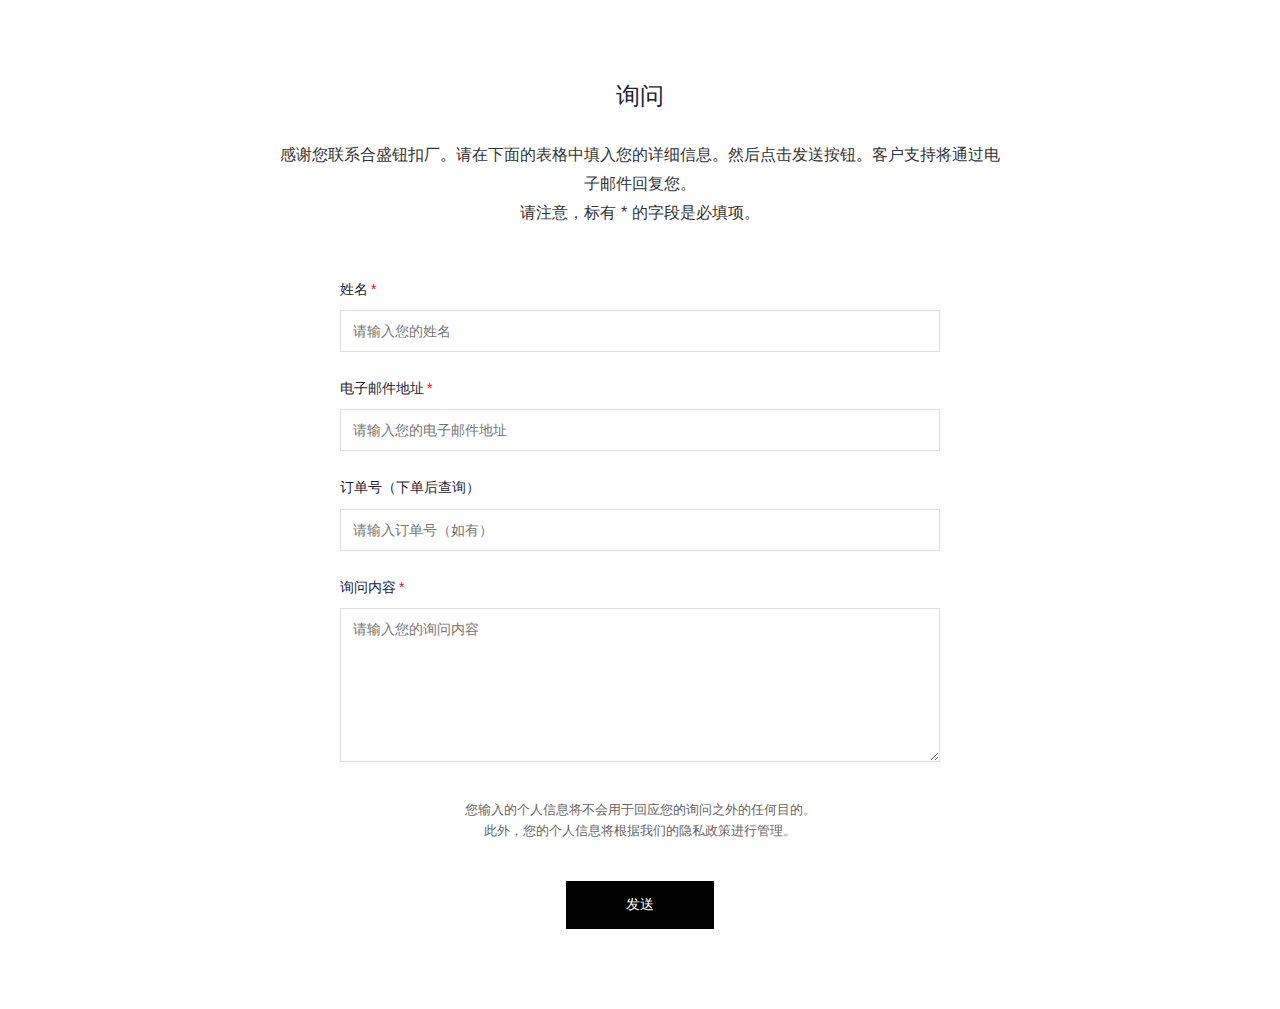
<file: contact.html>
<!DOCTYPE HTML>
<html lang="zh">
<head>
    <meta charset="utf-8" />
    <title>询问 | 合盛钮扣厂</title>
    <meta name="viewport" content="width=device-width, initial-scale=1" />
    <meta name="description" content="合盛钮扣厂-联系我们" />
    <link rel="stylesheet" href="assets/css/main.css" />
    <link rel="stylesheet" href="assets/css/about.css" />
</head>
<body>
    <div class="contact-wrapper">
        <div class="contact-container">
            <h1 class="contact-title">询问</h1>
            <p class="contact-description">
                感谢您联系合盛钮扣厂。请在下面的表格中填入您的详细信息。然后点击发送按钮。客户支持将通过电子邮件回复您。<br>
                请注意，标有 * 的字段是必填项。
            </p>

            <form class="contact-form" id="contactForm">
                <div class="form-group">
                    <label>姓名<span class="required">*</span></label>
                    <input type="text" required placeholder="请输入您的姓名" title="请输入您的姓名">
                </div>

                <div class="form-group">
                    <label>电子邮件地址<span class="required">*</span></label>
                    <input type="email" required placeholder="请输入您的电子邮件地址" title="请输入您的电子邮件地址">
                </div>

                <div class="form-group">
                    <label>订单号（下单后查询）</label>
                    <input type="text" placeholder="请输入订单号（如有）" title="请输入订单号（如有）">
                </div>

                <div class="form-group">
                    <label>询问内容<span class="required">*</span></label>
                    <textarea rows="8" required placeholder="请输入您的询问内容" title="请输入您的询问内容"></textarea>
                </div>

                <div class="form-notice">
                    您输入的个人信息将不会用于回应您的询问之外的任何目的。<br>
                    此外，您的个人信息将根据我们的隐私政策进行管理。
                </div>

                <div class="form-submit">
                    <button type="submit" class="submit-btn">发送</button>
                </div>
            </form>
        </div>
    </div>
</body>
</html>
</file>
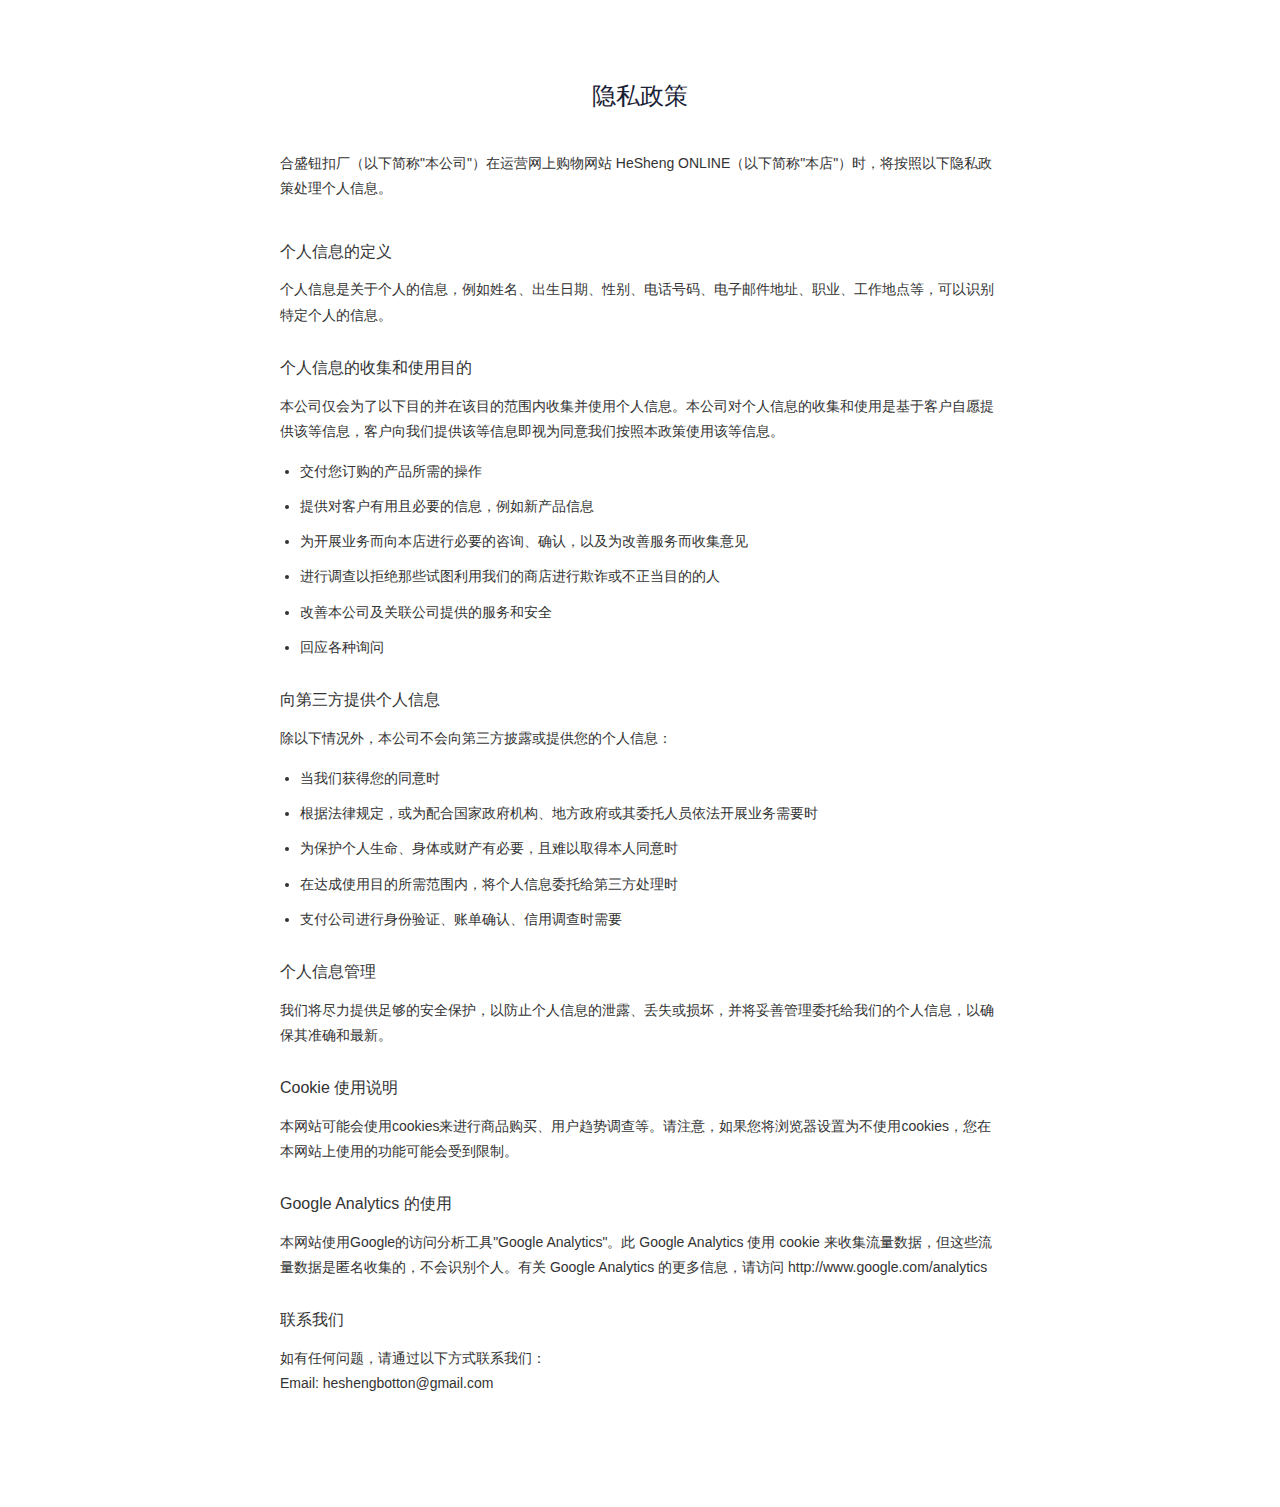
<file: privacy.html>
<!DOCTYPE HTML>
<html lang="zh">
<head>
    <meta charset="utf-8" />
    <title>隐私政策 | 合盛钮扣厂</title>
    <meta name="viewport" content="width=device-width, initial-scale=1" />
    <meta name="description" content="合盛钮扣厂-隐私政策" />
    <link rel="stylesheet" href="assets/css/main.css" />
    <link rel="stylesheet" href="assets/css/about.css" />
</head>
<body>
    <div class="privacy-page">
        <div class="privacy-container">
            <h1 class="privacy-title">隐私政策</h1>
            
            <div class="privacy-content">
                <div class="privacy-intro">
                    合盛钮扣厂（以下简称"本公司"）在运营网上购物网站 HeSheng ONLINE（以下简称"本店"）时，将按照以下隐私政策处理个人信息。
                </div>

                <div class="privacy-section">
                    <h2>个人信息的定义</h2>
                    <p>个人信息是关于个人的信息，例如姓名、出生日期、性别、电话号码、电子邮件地址、职业、工作地点等，可以识别特定个人的信息。</p>
                </div>

                <div class="privacy-section">
                    <h2>个人信息的收集和使用目的</h2>
                    <p>本公司仅会为了以下目的并在该目的范围内收集并使用个人信息。本公司对个人信息的收集和使用是基于客户自愿提供该等信息，客户向我们提供该等信息即视为同意我们按照本政策使用该等信息。</p>
                    <ul>
                        <li>交付您订购的产品所需的操作</li>
                        <li>提供对客户有用且必要的信息，例如新产品信息</li>
                        <li>为开展业务而向本店进行必要的咨询、确认，以及为改善服务而收集意见</li>
                        <li>进行调查以拒绝那些试图利用我们的商店进行欺诈或不正当目的的人</li>
                        <li>改善本公司及关联公司提供的服务和安全</li>
                        <li>回应各种询问</li>
                    </ul>
                </div>

                <div class="privacy-section">
                    <h2>向第三方提供个人信息</h2>
                    <p>除以下情况外，本公司不会向第三方披露或提供您的个人信息：</p>
                    <ul>
                        <li>当我们获得您的同意时</li>
                        <li>根据法律规定，或为配合国家政府机构、地方政府或其委托人员依法开展业务需要时</li>
                        <li>为保护个人生命、身体或财产有必要，且难以取得本人同意时</li>
                        <li>在达成使用目的所需范围内，将个人信息委托给第三方处理时</li>
                        <li>支付公司进行身份验证、账单确认、信用调查时需要</li>
                    </ul>
                </div>

                <div class="privacy-section">
                    <h2>个人信息管理</h2>
                    <p>我们将尽力提供足够的安全保护，以防止个人信息的泄露、丢失或损坏，并将妥善管理委托给我们的个人信息，以确保其准确和最新。</p>
                </div>

                <div class="privacy-section">
                    <h2>Cookie 使用说明</h2>
                    <p>本网站可能会使用cookies来进行商品购买、用户趋势调查等。请注意，如果您将浏览器设置为不使用cookies，您在本网站上使用的功能可能会受到限制。</p>
                </div>

                <div class="privacy-section">
                    <h2>Google Analytics 的使用</h2>
                    <p>本网站使用Google的访问分析工具"Google Analytics"。此 Google Analytics 使用 cookie 来收集流量数据，但这些流量数据是匿名收集的，不会识别个人。有关 Google Analytics 的更多信息，请访问 http://www.google.com/analytics</p>
                </div>

                <div class="privacy-section">
                    <h2>联系我们</h2>
                    <p>如有任何问题，请通过以下方式联系我们：<br>
                    Email: heshengbotton@gmail.com</p>
                </div>
            </div>
        </div>
    </div>
</body>
</html>
</file>
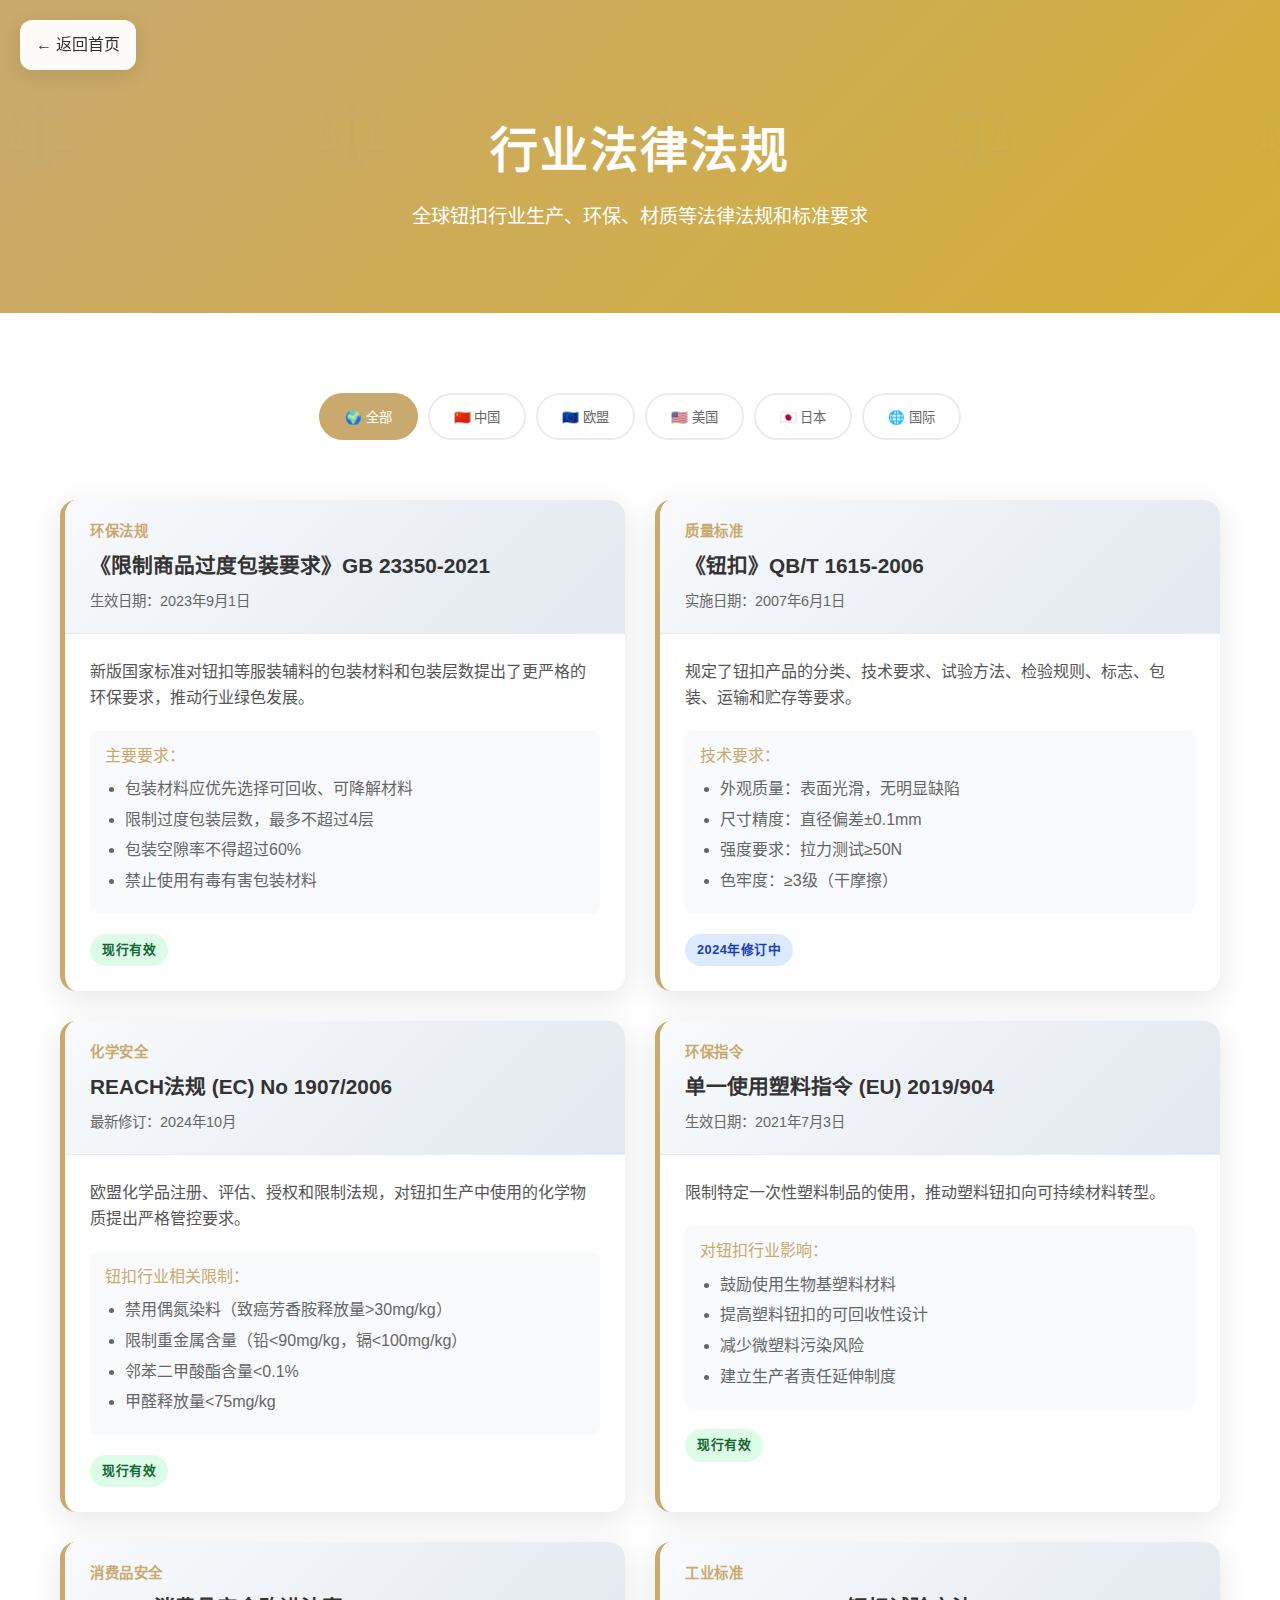
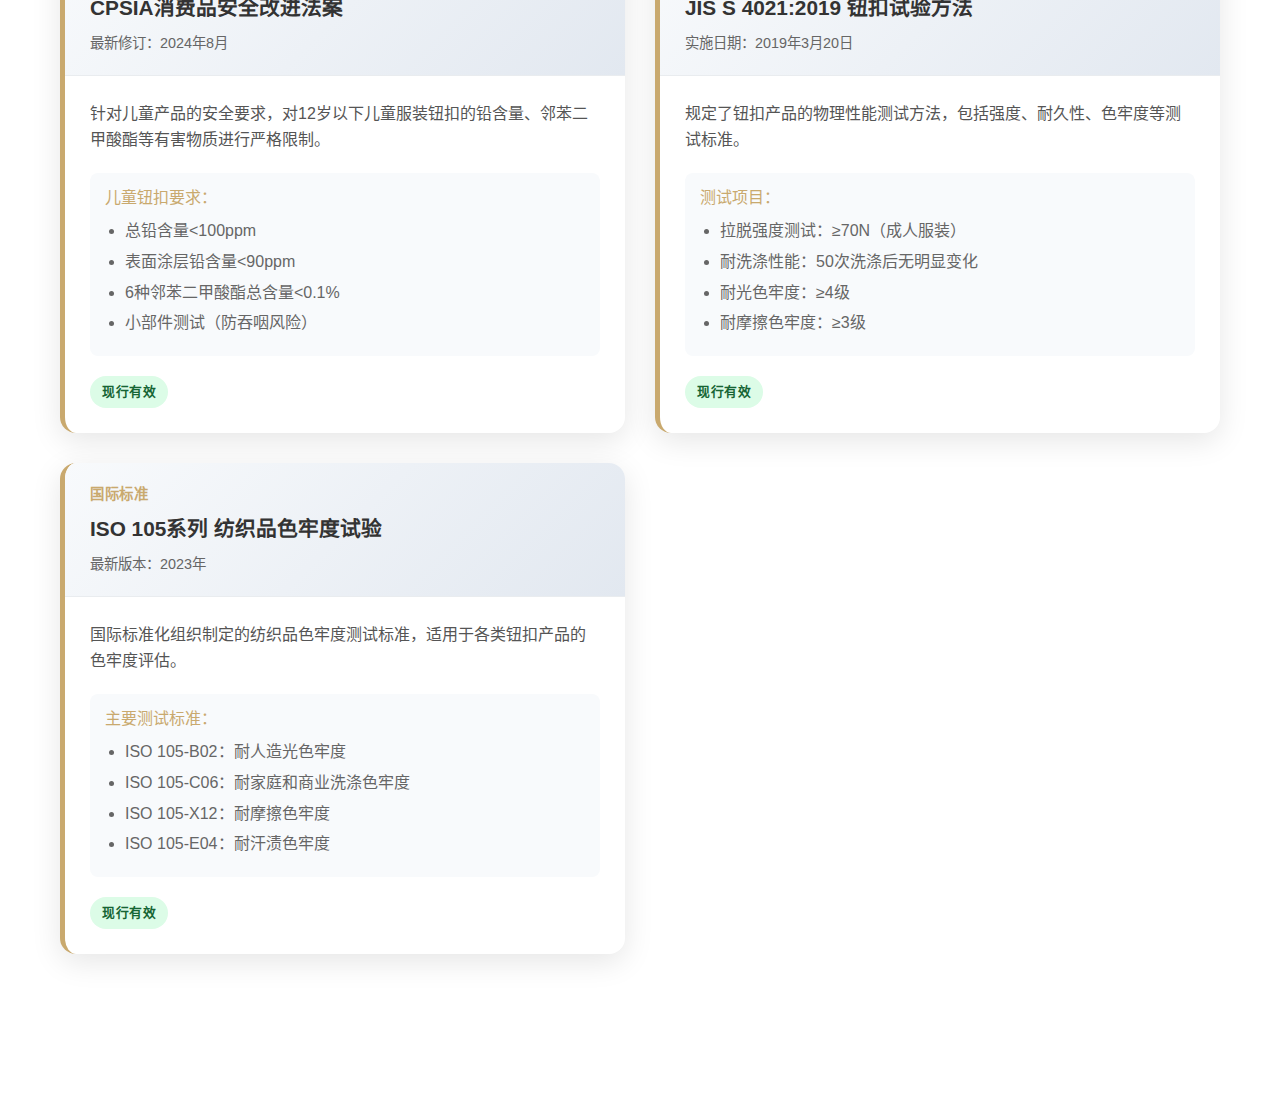
<file: regulations.html>
<!DOCTYPE html>
<html lang="zh-CN">
<head>
    <meta charset="UTF-8">
    <meta name="viewport" content="width=device-width, initial-scale=1.0">
    <title>行业法律 - 合盛钮扣厂</title>
    <link rel="stylesheet" href="assets/css/main.css">
    <style>
        /* 法律法规页面专用样式 - 与主页色调统一 */
        .regulations-hero {
            background: linear-gradient(135deg, #c9a96e 0%, #d4af37 100%);
            color: white;
            padding: 120px 0 80px;
            text-align: center;
            position: relative;
            overflow: hidden;
        }

        .regulations-hero::before {
            content: '';
            position: absolute;
            top: 0;
            left: 0;
            right: 0;
            bottom: 0;
            background: url('data:image/svg+xml,<svg xmlns="http://www.w3.org/2000/svg" viewBox="0 0 100 100"><text y="50" font-size="20" fill="rgba(255,255,255,0.1)">⚖️</text></svg>') repeat;
            opacity: 0.3;
        }

        .regulations-hero h1 {
            font-size: 3rem;
            margin-bottom: 20px;
            font-weight: 700;
            letter-spacing: 2px;
        }

        .regulations-hero p {
            font-size: 1.2rem;
            max-width: 600px;
            margin: 0 auto;
            line-height: 1.6;
        }

        .regulations-content {
            max-width: 1200px;
            margin: 0 auto;
            padding: 80px 20px;
        }

        .country-tabs {
            display: flex;
            justify-content: center;
            gap: 10px;
            margin-bottom: 60px;
            flex-wrap: wrap;
        }

        .country-tab {
            background: white;
            border: 2px solid #e9ecef;
            padding: 12px 24px;
            border-radius: 25px;
            cursor: pointer;
            transition: all 0.3s ease;
            font-weight: 500;
            color: #666;
            display: flex;
            align-items: center;
            gap: 8px;
        }

        .country-tab.active,
        .country-tab:hover {
            background: #c9a96e;
            border-color: #c9a96e;
            color: white;
        }

        .regulations-grid {
            display: grid;
            grid-template-columns: repeat(auto-fit, minmax(400px, 1fr));
            gap: 30px;
            margin-bottom: 60px;
        }

        .regulation-card {
            background: white;
            border-radius: 16px;
            overflow: hidden;
            box-shadow: 0 8px 30px rgba(0, 0, 0, 0.1);
            transition: transform 0.3s ease, box-shadow 0.3s ease;
            border-left: 5px solid #c9a96e;
        }

        .regulation-card:hover {
            transform: translateY(-5px);
            box-shadow: 0 15px 40px rgba(0, 0, 0, 0.15);
        }

        .regulation-header {
            background: linear-gradient(135deg, #f8fafc 0%, #e2e8f0 100%);
            padding: 20px 25px;
            border-bottom: 1px solid #e9ecef;
        }

        .regulation-type {
            color: #c9a96e;
            font-size: 0.9rem;
            font-weight: 600;
            margin-bottom: 8px;
            text-transform: uppercase;
            letter-spacing: 0.5px;
        }

        .regulation-title {
            font-size: 1.3rem;
            color: #333;
            margin-bottom: 10px;
            font-weight: 600;
            line-height: 1.4;
        }

        .regulation-date {
            color: #666;
            font-size: 0.9rem;
        }

        .regulation-content {
            padding: 25px;
        }

        .regulation-summary {
            color: #555;
            line-height: 1.6;
            margin-bottom: 20px;
        }

        .regulation-details {
            background: #f8fafc;
            padding: 15px;
            border-radius: 8px;
            margin-bottom: 20px;
        }

        .regulation-details h4 {
            color: #c9a96e;
            margin-bottom: 10px;
            font-size: 1rem;
        }

        .regulation-details ul {
            margin: 0;
            padding-left: 20px;
            color: #666;
        }

        .regulation-details li {
            margin-bottom: 5px;
        }

        .compliance-status {
            display: inline-block;
            padding: 6px 12px;
            border-radius: 20px;
            font-size: 0.8rem;
            font-weight: 600;
            text-transform: uppercase;
            letter-spacing: 0.5px;
        }

        .status-active {
            background: #dcfce7;
            color: #166534;
        }

        .status-pending {
            background: #fef3c7;
            color: #92400e;
        }

        .status-updated {
            background: #dbeafe;
            color: #1e40af;
        }

        .back-button {
            position: fixed;
            top: 20px;
            left: 20px;
            background: rgba(255, 255, 255, 0.95);
            border: none;
            padding: 12px 16px;
            border-radius: 12px;
            cursor: pointer;
            box-shadow: 0 4px 20px rgba(0, 0, 0, 0.1);
            transition: all 0.3s ease;
            z-index: 1000;
            text-decoration: none;
            color: #333;
            font-weight: 500;
        }

        .back-button:hover {
            background: #c9a96e;
            color: white;
            transform: translateY(-2px);
        }

        @media (max-width: 768px) {
            .regulations-hero h1 {
                font-size: 2rem;
            }

            .regulations-hero {
                padding: 100px 20px 60px;
            }

            .regulations-content {
                padding: 60px 20px;
            }

            .regulations-grid {
                grid-template-columns: 1fr;
                gap: 20px;
            }

            .country-tabs {
                gap: 8px;
            }

            .country-tab {
                padding: 10px 16px;
                font-size: 0.9rem;
            }

            .regulation-card {
                margin-bottom: 20px;
            }
        }
    </style>
</head>
<body>
    <a href="index.html" class="back-button">← 返回首页</a>

    <section class="regulations-hero">
        <div class="container">
            <h1>行业法律法规</h1>
            <p>全球钮扣行业生产、环保、材质等法律法规和标准要求</p>
        </div>
    </section>

    <div class="regulations-content">
        <div class="country-tabs">
            <button class="country-tab active" data-country="all">🌍 全部</button>
            <button class="country-tab" data-country="china">🇨🇳 中国</button>
            <button class="country-tab" data-country="eu">🇪🇺 欧盟</button>
            <button class="country-tab" data-country="usa">🇺🇸 美国</button>
            <button class="country-tab" data-country="japan">🇯🇵 日本</button>
            <button class="country-tab" data-country="international">🌐 国际</button>
        </div>

        <div class="regulations-grid" id="regulationsGrid">
            <!-- 中国法规 -->
            <article class="regulation-card" data-country="china">
                <div class="regulation-header">
                    <div class="regulation-type">环保法规</div>
                    <h3 class="regulation-title">《限制商品过度包装要求》GB 23350-2021</h3>
                    <div class="regulation-date">生效日期：2023年9月1日</div>
                </div>
                <div class="regulation-content">
                    <p class="regulation-summary">
                        新版国家标准对钮扣等服装辅料的包装材料和包装层数提出了更严格的环保要求，推动行业绿色发展。
                    </p>
                    <div class="regulation-details">
                        <h4>主要要求：</h4>
                        <ul>
                            <li>包装材料应优先选择可回收、可降解材料</li>
                            <li>限制过度包装层数，最多不超过4层</li>
                            <li>包装空隙率不得超过60%</li>
                            <li>禁止使用有毒有害包装材料</li>
                        </ul>
                    </div>
                    <span class="compliance-status status-active">现行有效</span>
                </div>
            </article>

            <article class="regulation-card" data-country="china">
                <div class="regulation-header">
                    <div class="regulation-type">质量标准</div>
                    <h3 class="regulation-title">《钮扣》QB/T 1615-2006</h3>
                    <div class="regulation-date">实施日期：2007年6月1日</div>
                </div>
                <div class="regulation-content">
                    <p class="regulation-summary">
                        规定了钮扣产品的分类、技术要求、试验方法、检验规则、标志、包装、运输和贮存等要求。
                    </p>
                    <div class="regulation-details">
                        <h4>技术要求：</h4>
                        <ul>
                            <li>外观质量：表面光滑，无明显缺陷</li>
                            <li>尺寸精度：直径偏差±0.1mm</li>
                            <li>强度要求：拉力测试&ge;50N</li>
                            <li>色牢度：&ge;3级（干摩擦）</li>
                        </ul>
                    </div>
                    <span class="compliance-status status-updated">2024年修订中</span>
                </div>
            </article>

            <!-- 欧盟法规 -->
            <article class="regulation-card" data-country="eu">
                <div class="regulation-header">
                    <div class="regulation-type">化学安全</div>
                    <h3 class="regulation-title">REACH法规 (EC) No 1907/2006</h3>
                    <div class="regulation-date">最新修订：2024年10月</div>
                </div>
                <div class="regulation-content">
                    <p class="regulation-summary">
                        欧盟化学品注册、评估、授权和限制法规，对钮扣生产中使用的化学物质提出严格管控要求。
                    </p>
                    <div class="regulation-details">
                        <h4>钮扣行业相关限制：</h4>
                        <ul>
                            <li>禁用偶氮染料（致癌芳香胺释放量&gt;30mg/kg）</li>
                            <li>限制重金属含量（铅&lt;90mg/kg，镉&lt;100mg/kg）</li>
                            <li>邻苯二甲酸酯含量&lt;0.1%</li>
                            <li>甲醛释放量&lt;75mg/kg</li>
                        </ul>
                    </div>
                    <span class="compliance-status status-active">现行有效</span>
                </div>
            </article>

            <article class="regulation-card" data-country="eu">
                <div class="regulation-header">
                    <div class="regulation-type">环保指令</div>
                    <h3 class="regulation-title">单一使用塑料指令 (EU) 2019/904</h3>
                    <div class="regulation-date">生效日期：2021年7月3日</div>
                </div>
                <div class="regulation-content">
                    <p class="regulation-summary">
                        限制特定一次性塑料制品的使用，推动塑料钮扣向可持续材料转型。
                    </p>
                    <div class="regulation-details">
                        <h4>对钮扣行业影响：</h4>
                        <ul>
                            <li>鼓励使用生物基塑料材料</li>
                            <li>提高塑料钮扣的可回收性设计</li>
                            <li>减少微塑料污染风险</li>
                            <li>建立生产者责任延伸制度</li>
                        </ul>
                    </div>
                    <span class="compliance-status status-active">现行有效</span>
                </div>
            </article>

            <!-- 美国法规 -->
            <article class="regulation-card" data-country="usa">
                <div class="regulation-header">
                    <div class="regulation-type">消费品安全</div>
                    <h3 class="regulation-title">CPSIA消费品安全改进法案</h3>
                    <div class="regulation-date">最新修订：2024年8月</div>
                </div>
                <div class="regulation-content">
                    <p class="regulation-summary">
                        针对儿童产品的安全要求，对12岁以下儿童服装钮扣的铅含量、邻苯二甲酸酯等有害物质进行严格限制。
                    </p>
                    <div class="regulation-details">
                        <h4>儿童钮扣要求：</h4>
                        <ul>
                            <li>总铅含量&lt;100ppm</li>
                            <li>表面涂层铅含量&lt;90ppm</li>
                            <li>6种邻苯二甲酸酯总含量&lt;0.1%</li>
                            <li>小部件测试（防吞咽风险）</li>
                        </ul>
                    </div>
                    <span class="compliance-status status-active">现行有效</span>
                </div>
            </article>

            <!-- 日本法规 -->
            <article class="regulation-card" data-country="japan">
                <div class="regulation-header">
                    <div class="regulation-type">工业标准</div>
                    <h3 class="regulation-title">JIS S 4021:2019 钮扣试验方法</h3>
                    <div class="regulation-date">实施日期：2019年3月20日</div>
                </div>
                <div class="regulation-content">
                    <p class="regulation-summary">
                        规定了钮扣产品的物理性能测试方法，包括强度、耐久性、色牢度等测试标准。
                    </p>
                    <div class="regulation-details">
                        <h4>测试项目：</h4>
                        <ul>
                            <li>拉脱强度测试：&ge;70N（成人服装）</li>
                            <li>耐洗涤性能：50次洗涤后无明显变化</li>
                            <li>耐光色牢度：&ge;4级</li>
                            <li>耐摩擦色牢度：&ge;3级</li>
                        </ul>
                    </div>
                    <span class="compliance-status status-active">现行有效</span>
                </div>
            </article>

            <!-- 国际标准 -->
            <article class="regulation-card" data-country="international">
                <div class="regulation-header">
                    <div class="regulation-type">国际标准</div>
                    <h3 class="regulation-title">ISO 105系列 纺织品色牢度试验</h3>
                    <div class="regulation-date">最新版本：2023年</div>
                </div>
                <div class="regulation-content">
                    <p class="regulation-summary">
                        国际标准化组织制定的纺织品色牢度测试标准，适用于各类钮扣产品的色牢度评估。
                    </p>
                    <div class="regulation-details">
                        <h4>主要测试标准：</h4>
                        <ul>
                            <li>ISO 105-B02：耐人造光色牢度</li>
                            <li>ISO 105-C06：耐家庭和商业洗涤色牢度</li>
                            <li>ISO 105-X12：耐摩擦色牢度</li>
                            <li>ISO 105-E04：耐汗渍色牢度</li>
                        </ul>
                    </div>
                    <span class="compliance-status status-active">现行有效</span>
                </div>
            </article>
        </div>
    </div>

    <script>
        // 国家/地区筛选功能
        document.addEventListener('DOMContentLoaded', function() {
            const countryTabs = document.querySelectorAll('.country-tab');
            const regulationCards = document.querySelectorAll('.regulation-card');

            countryTabs.forEach(tab => {
                tab.addEventListener('click', function() {
                    // 移除所有活跃状态
                    countryTabs.forEach(t => t.classList.remove('active'));
                    // 添加当前按钮的活跃状态
                    this.classList.add('active');

                    const country = this.dataset.country;

                    // 筛选法规卡片
                    regulationCards.forEach(card => {
                        if (country === 'all' || card.dataset.country === country) {
                            card.style.display = 'block';
                            card.style.animation = 'fadeIn 0.5s ease';
                        } else {
                            card.style.display = 'none';
                        }
                    });
                });
            });

            // 添加淡入动画
            const style = document.createElement('style');
            style.textContent = `
                @keyframes fadeIn {
                    from { opacity: 0; transform: translateY(20px); }
                    to { opacity: 1; transform: translateY(0); }
                }
            `;
            document.head.appendChild(style);

            // 页面加载动画
            regulationCards.forEach((card, index) => {
                card.style.opacity = '0';
                card.style.transform = 'translateY(30px)';
                setTimeout(() => {
                    card.style.transition = 'all 0.6s ease';
                    card.style.opacity = '1';
                    card.style.transform = 'translateY(0)';
                }, index * 100);
            });
        });
    </script>
</body>
</html>
</file>
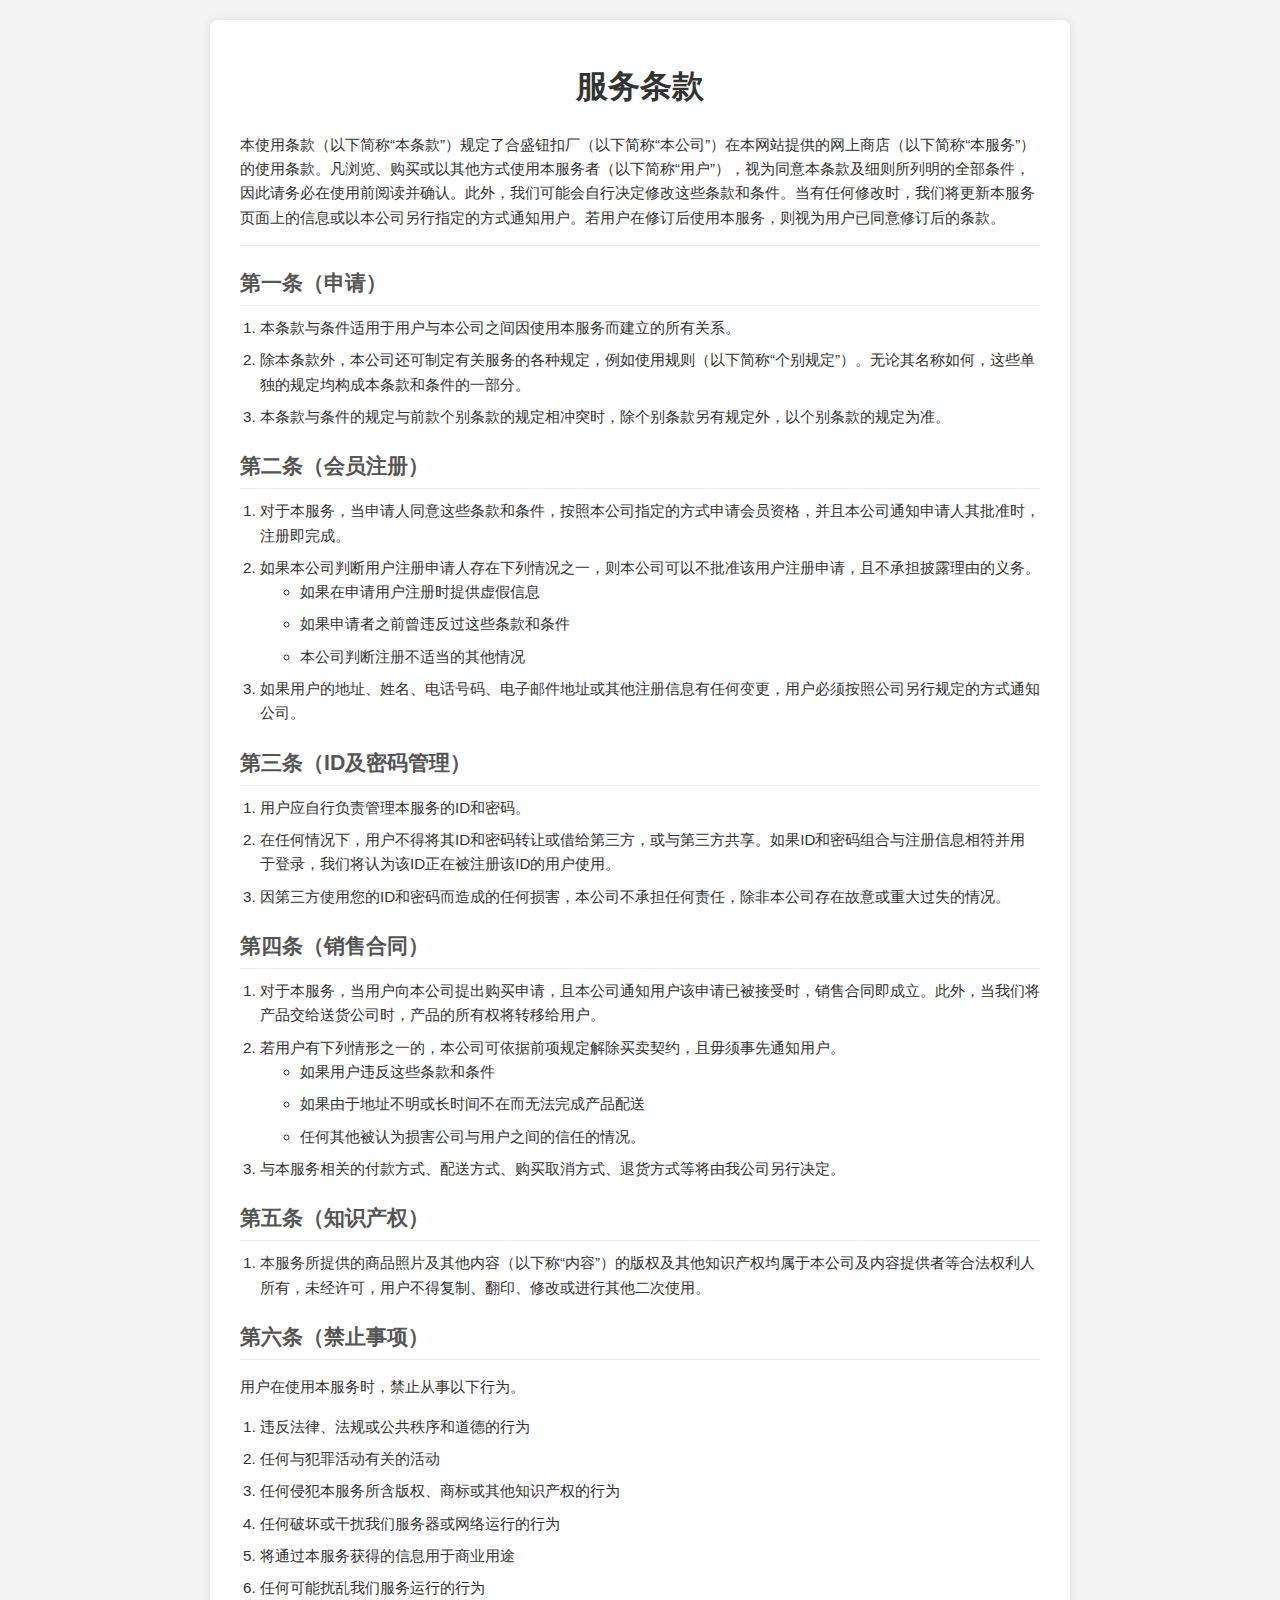
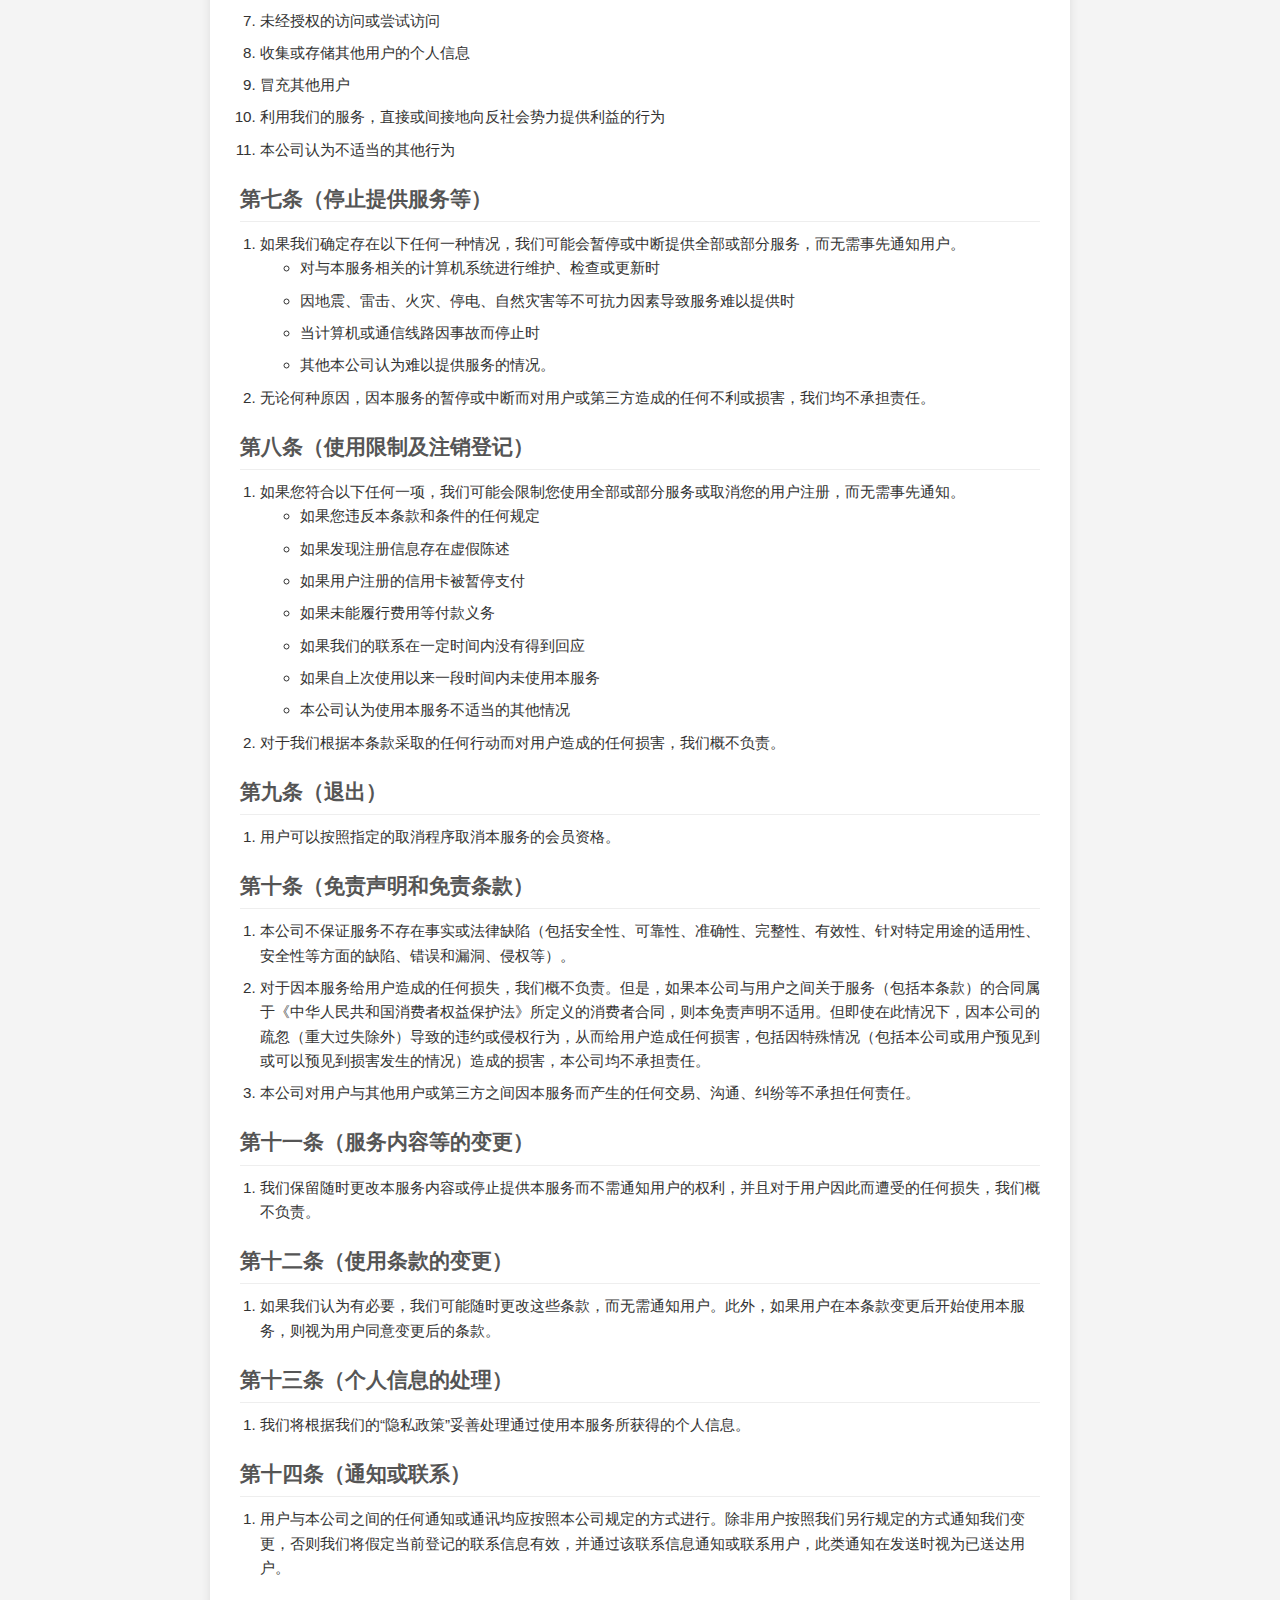
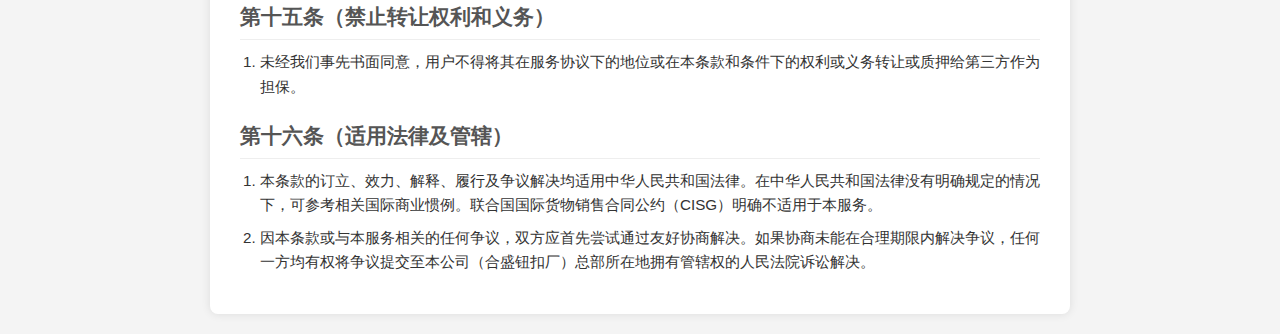
<file: terms.html>
<!DOCTYPE HTML>
<html lang="zh">
<head>
    <meta charset="utf-8" />
    <title>服务条款 | 合盛钮扣厂</title>
    <meta name="viewport" content="width=device-width, initial-scale=1" />
    <meta name="description" content="合盛钮扣厂-服务条款" />
    <style>
        body {
            font-family: Arial, sans-serif;
            line-height: 1.6;
            margin: 0;
            padding: 0;
            background-color: #f4f4f4;
            color: #333;
        }
        .logo-container {
            text-align: center;
            padding: 20px 0;
            background-color: #fff;
            border-bottom: 1px solid #ddd;
        }
        .main-logo {
            max-width: 150px;
            height: auto;
        }
        .terms-page {
            display: flex;
            justify-content: center;
            padding: 20px;
        }
        .terms-container {
            background-color: #fff;
            padding: 20px 30px;
            border-radius: 8px;
            box-shadow: 0 0 10px rgba(0,0,0,0.1);
            max-width: 800px;
            width: 100%;
        }
        .terms-title {
            text-align: center;
            color: #333;
            margin-bottom: 20px;
            font-size: 2em;
        }
        .terms-content {
            font-size: 0.95em;
        }
        .terms-intro {
            margin-bottom: 20px;
            padding-bottom: 15px;
            border-bottom: 1px solid #eee;
        }
        .terms-section {
            margin-bottom: 20px;
        }
        .terms-section h2 {
            font-size: 1.4em;
            color: #555;
            margin-bottom: 10px;
            padding-bottom: 5px;
            border-bottom: 1px solid #eee;
        }
        .terms-section ol {
            padding-left: 20px;
            margin-top: 0;
        }
        .terms-section li {
            margin-bottom: 8px;
        }

        /* 响应式设计 */
        @media (max-width: 768px) {
            .terms-container {
                padding: 15px 20px;
            }
            .terms-title {
                font-size: 1.8em;
            }
            .terms-section h2 {
                font-size: 1.2em;
            }
            .terms-content {
                font-size: 0.9em;
            }
        }
         @media (max-width: 480px) {
            .terms-title {
                font-size: 1.5em;
            }
            .terms-section h2 {
                font-size: 1.1em;
            }
        }
    </style>
</head>
<body>
    <div class="terms-page">
        <div class="terms-container">
            <h1 class="terms-title">服务条款</h1>
            
            <div class="terms-content">
                <div class="terms-intro">
                    本使用条款（以下简称“本条款”）规定了合盛钮扣厂（以下简称“本公司”）在本网站提供的网上商店（以下简称“本服务”）的使用条款。凡浏览、购买或以其他方式使用本服务者（以下简称“用户”），视为同意本条款及细则所列明的全部条件，因此请务必在使用前阅读并确认。此外，我们可能会自行决定修改这些条款和条件。当有任何修改时，我们将更新本服务页面上的信息或以本公司另行指定的方式通知用户。若用户在修订后使用本服务，则视为用户已同意修订后的条款。
                </div>

                <div class="terms-section">
                    <h2>第一条（申请）</h2>
                    <ol>
                        <li>本条款与条件适用于用户与本公司之间因使用本服务而建立的所有关系。</li>
                        <li>除本条款外，本公司还可制定有关服务的各种规定，例如使用规则（以下简称“个别规定”）。无论其名称如何，这些单独的规定均构成本条款和条件的一部分。</li>
                        <li>本条款与条件的规定与前款个别条款的规定相冲突时，除个别条款另有规定外，以个别条款的规定为准。</li>
                    </ol>
                </div>

                <div class="terms-section">
                    <h2>第二条（会员注册）</h2>
                    <ol>
                        <li>对于本服务，当申请人同意这些条款和条件，按照本公司指定的方式申请会员资格，并且本公司通知申请人其批准时，注册即完成。</li>
                        <li>如果本公司判断用户注册申请人存在下列情况之一，则本公司可以不批准该用户注册申请，且不承担披露理由的义务。
                            <ul>
                                <li>如果在申请用户注册时提供虚假信息</li>
                                <li>如果申请者之前曾违反过这些条款和条件</li>
                                <li>本公司判断注册不适当的其他情况</li>
                            </ul>
                        </li>
                        <li>如果用户的地址、姓名、电话号码、电子邮件地址或其他注册信息有任何变更，用户必须按照公司另行规定的方式通知公司。</li>
                    </ol>
                </div>

                <div class="terms-section">
                    <h2>第三条（ID及密码管理）</h2>
                    <ol>
                        <li>用户应自行负责管理本服务的ID和密码。</li>
                        <li>在任何情况下，用户不得将其ID和密码转让或借给第三方，或与第三方共享。如果ID和密码组合与注册信息相符并用于登录，我们将认为该ID正在被注册该ID的用户使用。</li>
                        <li>因第三方使用您的ID和密码而造成的任何损害，本公司不承担任何责任，除非本公司存在故意或重大过失的情况。</li>
                    </ol>
                </div>

                <div class="terms-section">
                    <h2>第四条（销售合同）</h2>
                    <ol>
                        <li>对于本服务，当用户向本公司提出购买申请，且本公司通知用户该申请已被接受时，销售合同即成立。此外，当我们将产品交给送货公司时，产品的所有权将转移给用户。</li>
                        <li>若用户有下列情形之一的，本公司可依据前项规定解除买卖契约，且毋须事先通知用户。
                            <ul>
                                <li>如果用户违反这些条款和条件</li>
                                <li>如果由于地址不明或长时间不在而无法完成产品配送</li>
                                <li>任何其他被认为损害公司与用户之间的信任的情况。</li>
                            </ul>
                        </li>
                        <li>与本服务相关的付款方式、配送方式、购买取消方式、退货方式等将由我公司另行决定。</li>
                    </ol>
                </div>

                <div class="terms-section">
                    <h2>第五条（知识产权）</h2>
                    <ol>
                        <li>本服务所提供的商品照片及其他内容（以下称“内容”）的版权及其他知识产权均属于本公司及内容提供者等合法权利人所有，未经许可，用户不得复制、翻印、修改或进行其他二次使用。</li>
                    </ol>
                </div>

                <div class="terms-section">
                    <h2>第六条（禁止事项）</h2>
                    <p>用户在使用本服务时，禁止从事以下行为。</p>
                    <ol>
                        <li>违反法律、法规或公共秩序和道德的行为</li>
                        <li>任何与犯罪活动有关的活动</li>
                        <li>任何侵犯本服务所含版权、商标或其他知识产权的行为</li>
                        <li>任何破坏或干扰我们服务器或网络运行的行为</li>
                        <li>将通过本服务获得的信息用于商业用途</li>
                        <li>任何可能扰乱我们服务运行的行为</li>
                        <li>未经授权的访问或尝试访问</li>
                        <li>收集或存储其他用户的个人信息</li>
                        <li>冒充其他用户</li>
                        <li>利用我们的服务，直接或间接地向反社会势力提供利益的行为</li>
                        <li>本公司认为不适当的其他行为</li>
                    </ol>
                </div>

                <div class="terms-section">
                    <h2>第七条（停止提供服务等）</h2>
                    <ol>
                        <li>如果我们确定存在以下任何一种情况，我们可能会暂停或中断提供全部或部分服务，而无需事先通知用户。
                            <ul>
                                <li>对与本服务相关的计算机系统进行维护、检查或更新时</li>
                                <li>因地震、雷击、火灾、停电、自然灾害等不可抗力因素导致服务难以提供时</li>
                                <li>当计算机或通信线路因事故而停止时</li>
                                <li>其他本公司认为难以提供服务的情况。</li>
                            </ul>
                        </li>
                        <li>无论何种原因，因本服务的暂停或中断而对用户或第三方造成的任何不利或损害，我们均不承担责任。</li>
                    </ol>
                </div>

                <div class="terms-section">
                    <h2>第八条（使用限制及注销登记）</h2>
                    <ol>
                        <li>如果您符合以下任何一项，我们可能会限制您使用全部或部分服务或取消您的用户注册，而无需事先通知。
                            <ul>
                                <li>如果您违反本条款和条件的任何规定</li>
                                <li>如果发现注册信息存在虚假陈述</li>
                                <li>如果用户注册的信用卡被暂停支付</li>
                                <li>如果未能履行费用等付款义务</li>
                                <li>如果我们的联系在一定时间内没有得到回应</li>
                                <li>如果自上次使用以来一段时间内未使用本服务</li>
                                <li>本公司认为使用本服务不适当的其他情况</li>
                            </ul>
                        </li>
                        <li>对于我们根据本条款采取的任何行动而对用户造成的任何损害，我们概不负责。</li>
                    </ol>
                </div>

                <div class="terms-section">
                    <h2>第九条（退出）</h2>
                    <ol>
                        <li>用户可以按照指定的取消程序取消本服务的会员资格。</li>
                    </ol>
                </div>

                <div class="terms-section">
                    <h2>第十条（免责声明和免责条款）</h2>
                    <ol>
                        <li>本公司不保证服务不存在事实或法律缺陷（包括安全性、可靠性、准确性、完整性、有效性、针对特定用途的适用性、安全性等方面的缺陷、错误和漏洞、侵权等）。</li>
                        <li>对于因本服务给用户造成的任何损失，我们概不负责。但是，如果本公司与用户之间关于服务（包括本条款）的合同属于《中华人民共和国消费者权益保护法》所定义的消费者合同，则本免责声明不适用。但即使在此情况下，因本公司的疏忽（重大过失除外）导致的违约或侵权行为，从而给用户造成任何损害，包括因特殊情况（包括本公司或用户预见到或可以预见到损害发生的情况）造成的损害，本公司均不承担责任。</li>
                        <li>本公司对用户与其他用户或第三方之间因本服务而产生的任何交易、沟通、纠纷等不承担任何责任。</li>
                    </ol>
                </div>
                
                <div class="terms-section">
                    <h2>第十一条（服务内容等的变更）</h2>
                    <ol>
                        <li>我们保留随时更改本服务内容或停止提供本服务而不需通知用户的权利，并且对于用户因此而遭受的任何损失，我们概不负责。</li>
                    </ol>
                </div>

                <div class="terms-section">
                    <h2>第十二条（使用条款的变更）</h2>
                    <ol>
                        <li>如果我们认为有必要，我们可能随时更改这些条款，而无需通知用户。此外，如果用户在本条款变更后开始使用本服务，则视为用户同意变更后的条款。</li>
                    </ol>
                </div>

                <div class="terms-section">
                    <h2>第十三条（个人信息的处理）</h2>
                    <ol>
                        <li>我们将根据我们的“隐私政策”妥善处理通过使用本服务所获得的个人信息。</li>
                    </ol>
                </div>

                <div class="terms-section">
                    <h2>第十四条（通知或联系）</h2>
                    <ol>
                        <li>用户与本公司之间的任何通知或通讯均应按照本公司规定的方式进行。除非用户按照我们另行规定的方式通知我们变更，否则我们将假定当前登记的联系信息有效，并通过该联系信息通知或联系用户，此类通知在发送时视为已送达用户。</li>
                    </ol>
                </div>

                <div class="terms-section">
                    <h2>第十五条（禁止转让权利和义务）</h2>
                    <ol>
                        <li>未经我们事先书面同意，用户不得将其在服务协议下的地位或在本条款和条件下的权利或义务转让或质押给第三方作为担保。</li>
                    </ol>
                </div>

                <div class="terms-section">
                    <h2>第十六条（适用法律及管辖）</h2>
                    <ol>
                        <li>本条款的订立、效力、解释、履行及争议解决均适用中华人民共和国法律。在中华人民共和国法律没有明确规定的情况下，可参考相关国际商业惯例。联合国国际货物销售合同公约（CISG）明确不适用于本服务。</li>
                        <li>因本条款或与本服务相关的任何争议，双方应首先尝试通过友好协商解决。如果协商未能在合理期限内解决争议，任何一方均有权将争议提交至本公司（合盛钮扣厂）总部所在地拥有管辖权的人民法院诉讼解决。</li>
                    </ol>
                </div>
            </div>
        </div>
    </div>
</body>
</html>
</file>
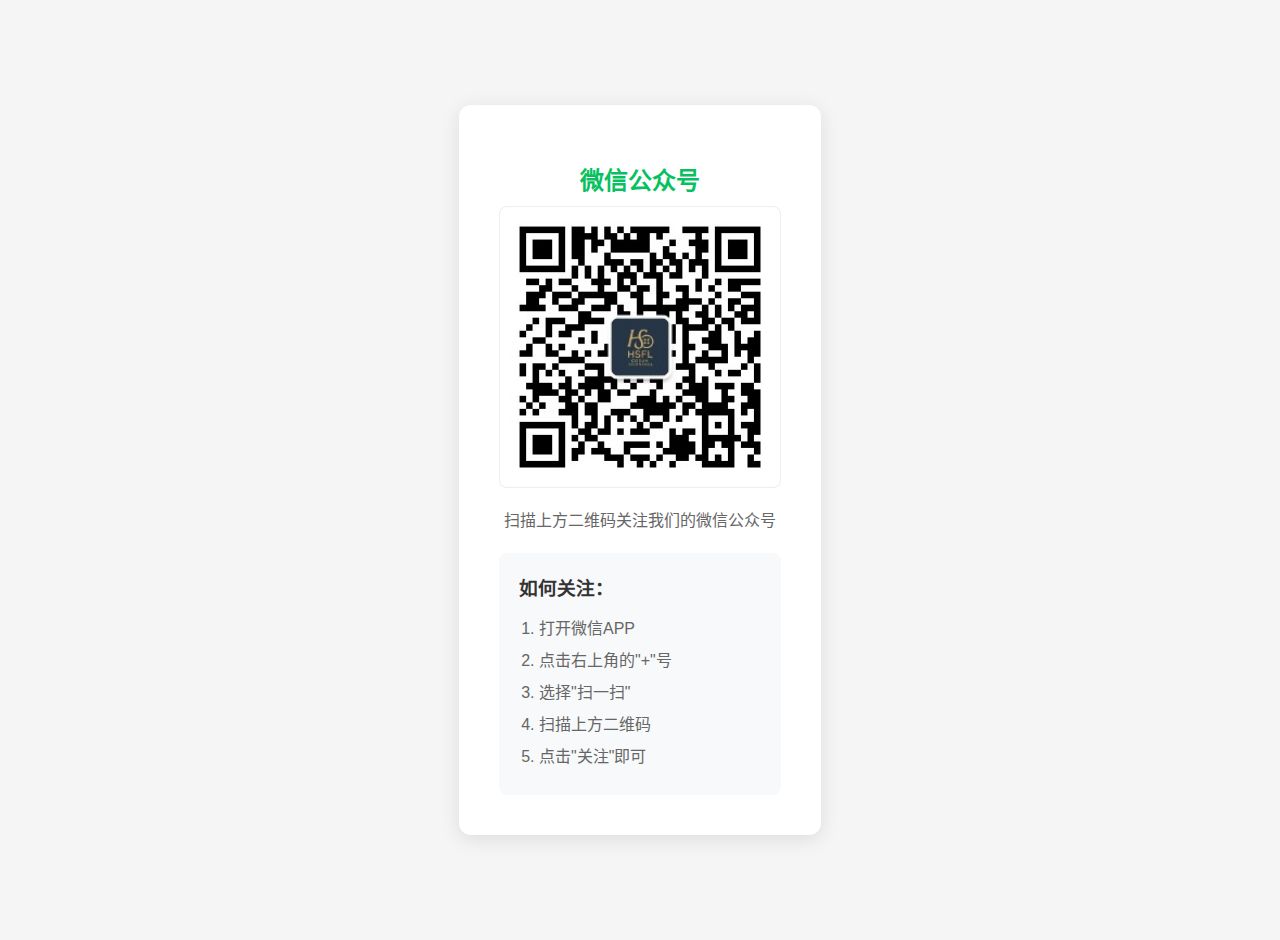
<file: assets/wechat-qr.html>
<!DOCTYPE html>
<html lang="zh-CN">
<head>
    <meta charset="UTF-8">
    <meta name="viewport" content="width=device-width, initial-scale=1.0">
    <title>微信公众号二维码</title>
    <style>
        body {
            margin: 0;
            padding: 20px;
            background: #f5f5f5;
            font-family: -apple-system, BlinkMacSystemFont, 'Segoe UI', Roboto, sans-serif;
            display: flex;
            justify-content: center;
            align-items: center;
            min-height: 100vh;
        }
        .qr-container {
            background: white;
            padding: 40px;
            border-radius: 12px;
            box-shadow: 0 4px 20px rgba(0,0,0,0.1);
            text-align: center;
            max-width: 400px;
        }
        .qr-code {
            width: 280px;
            height: 280px;
            margin: 0 auto 20px;
            border: 1px solid #eee;
            border-radius: 8px;
            background: white;
            display: flex;
            align-items: center;
            justify-content: center;
            font-size: 14px;
            color: #666;
        }
        h1 {
            color: #07c160;
            margin-bottom: 10px;
            font-size: 24px;
        }
        p {
            color: #666;
            margin-bottom: 20px;
            line-height: 1.6;
        }
        .instructions {
            background: #f8f9fa;
            padding: 20px;
            border-radius: 8px;
            margin-top: 20px;
            text-align: left;
        }
        .instructions h3 {
            color: #333;
            margin-top: 0;
            margin-bottom: 15px;
        }
        .instructions ol {
            margin: 0;
            padding-left: 20px;
        }
        .instructions li {
            margin-bottom: 8px;
            color: #666;
        }
    </style>
</head>
<body>
    <div class="qr-container">
        <h1>微信公众号</h1>
        <div class="qr-code">
            <img src="微信公众号二维码.png" alt="微信公众号二维码" width="280" height="280" style="border-radius: 8px; border: 1px solid #eee;">
        </div>
        <p>扫描上方二维码关注我们的微信公众号</p>


        
        <div class="instructions">
            <h3>如何关注：</h3>
            <ol>
                <li>打开微信APP</li>
                <li>点击右上角的"+"号</li>
                <li>选择"扫一扫"</li>
                <li>扫描上方二维码</li>
                <li>点击"关注"即可</li>
            </ol>
        </div>
    </div>
</body>
</html>
</file>
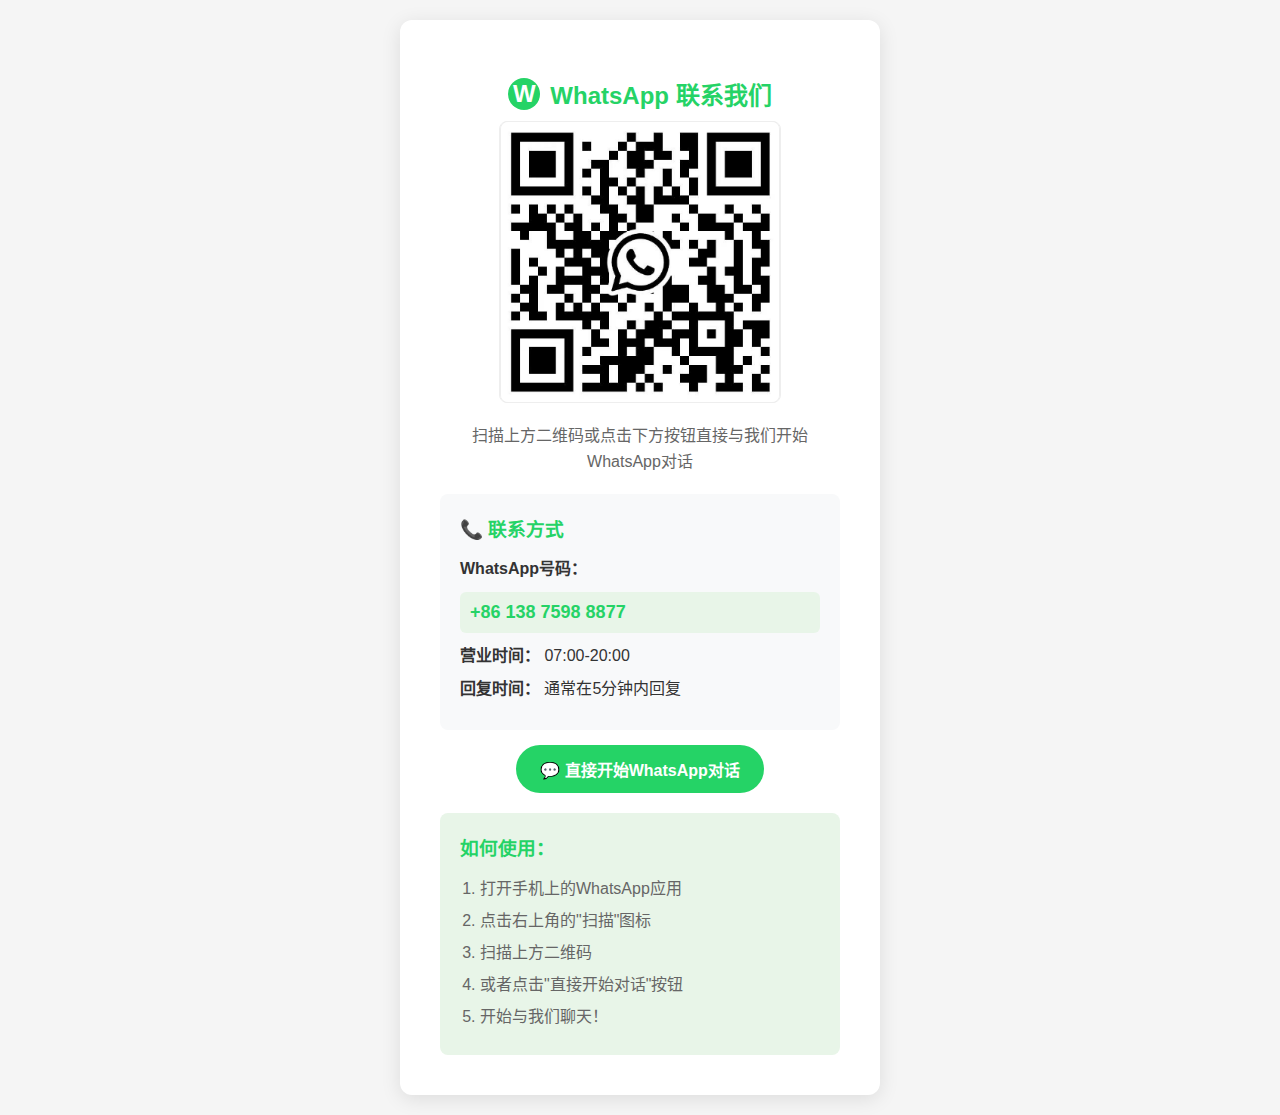
<file: assets/whatsapp-qr.html>
<!DOCTYPE html>
<html lang="zh-CN">
<head>
    <meta charset="UTF-8">
    <meta name="viewport" content="width=device-width, initial-scale=1.0">
    <title>WhatsApp 联系二维码</title>
    <style>
        body {
            margin: 0;
            padding: 20px;
            background: #f5f5f5;
            font-family: -apple-system, BlinkMacSystemFont, 'Segoe UI', Roboto, sans-serif;
            display: flex;
            justify-content: center;
            align-items: center;
            min-height: 100vh;
        }
        .qr-container {
            background: white;
            padding: 40px;
            border-radius: 12px;
            box-shadow: 0 4px 20px rgba(0,0,0,0.1);
            text-align: center;
            max-width: 400px;
        }
        .qr-code {
            width: 280px;
            height: 280px;
            margin: 0 auto 20px;
            border: 1px solid #eee;
            border-radius: 8px;
            background: white;
            display: flex;
            align-items: center;
            justify-content: center;
        }
        h1 {
            color: #25d366;
            margin-bottom: 10px;
            font-size: 24px;
            display: flex;
            align-items: center;
            justify-content: center;
            gap: 10px;
        }
        .whatsapp-icon {
            width: 32px;
            height: 32px;
            background: #25d366;
            border-radius: 50%;
            display: flex;
            align-items: center;
            justify-content: center;
            color: white;
            font-weight: bold;
        }
        p {
            color: #666;
            margin-bottom: 20px;
            line-height: 1.6;
        }
        .contact-info {
            background: #f8f9fa;
            padding: 20px;
            border-radius: 8px;
            margin-top: 20px;
            text-align: left;
        }
        .contact-info h3 {
            color: #25d366;
            margin-top: 0;
            margin-bottom: 15px;
            display: flex;
            align-items: center;
            gap: 8px;
        }
        .contact-info p {
            margin: 8px 0;
            color: #333;
        }
        .phone-number {
            font-size: 18px;
            font-weight: bold;
            color: #25d366;
            background: #e8f5e8;
            padding: 10px;
            border-radius: 6px;
            margin: 10px 0;
        }
        .instructions {
            background: #e8f5e8;
            padding: 20px;
            border-radius: 8px;
            margin-top: 20px;
            text-align: left;
        }
        .instructions h3 {
            color: #25d366;
            margin-top: 0;
            margin-bottom: 15px;
        }
        .instructions ol {
            margin: 0;
            padding-left: 20px;
        }
        .instructions li {
            margin-bottom: 8px;
            color: #666;
        }
        .direct-link {
            background: #25d366;
            color: white;
            padding: 12px 24px;
            border-radius: 25px;
            text-decoration: none;
            display: inline-block;
            margin-top: 15px;
            font-weight: bold;
            transition: background 0.3s ease;
        }
        .direct-link:hover {
            background: #128c7e;
            color: white;
            text-decoration: none;
        }
    </style>
</head>
<body>
    <div class="qr-container">
        <h1>
            <div class="whatsapp-icon">W</div>
            WhatsApp 联系我们
        </h1>
        
        <div class="qr-code">
            <img src="whatapp.png" alt="WhatsApp 联系二维码" width="280" height="280" style="border-radius: 8px; border: 1px solid #eee;">
        </div>
        
        <p>扫描上方二维码或点击下方按钮直接与我们开始WhatsApp对话</p>
        
        <div class="contact-info">
            <h3>📞 联系方式</h3>
            <p><strong>WhatsApp号码：</strong></p>
            <div class="phone-number">+86 138 7598 8877</div>
            <p><strong>营业时间：</strong> 07:00-20:00</p>
            <p><strong>回复时间：</strong> 通常在5分钟内回复</p>
        </div>

        <a href="https://wa.me/8613875988877" class="direct-link" target="_blank" rel="noopener noreferrer">
            💬 直接开始WhatsApp对话
        </a>
        
        <div class="instructions">
            <h3>如何使用：</h3>
            <ol>
                <li>打开手机上的WhatsApp应用</li>
                <li>点击右上角的"扫描"图标</li>
                <li>扫描上方二维码</li>
                <li>或者点击"直接开始对话"按钮</li>
                <li>开始与我们聊天！</li>
            </ol>
        </div>
    </div>
</body>
</html>
</file>
<file: assets/css/main.css>
/* assets/css/main.css */
/* 注意：CSS变量现在统一定义在 theme.css 中 */

/* 重置样式 */
* {
    margin: 0;
    padding: 0;
    box-sizing: border-box;
}

body {
    font-family: -apple-system, BlinkMacSystemFont, 'Segoe UI', Roboto, 'Helvetica Neue', Arial, sans-serif;
    line-height: 1.6;
    color: var(--text-primary);
    background: var(--bg-primary);
}

/* 通用容器 */
.container {
    max-width: 1200px;
    margin: 0 auto;
    padding: 0 20px;
}

/* 基础导航样式 - 详细样式在 index.html 内联样式中定义 */
.nav-container {
    display: flex;
    justify-content: center;
    align-items: center;
    width: 100%;
}

/* 页脚样式 */
.site-footer {
    background: var(--bg-primary);
    border-top: 1px solid var(--border-color);
    padding: 60px 0 20px;
    margin-top: 80px;
}

.footer-content {
    display: grid;
    grid-template-columns: repeat(auto-fit, minmax(250px, 1fr));
    gap: 40px;
}

.footer-section h3 {
    font-size: 1.1rem;
    font-weight: 500;
    margin-bottom: 20px;
    color: var(--text-primary);
}

.footer-section ul {
    list-style: none;
    padding: 0;
}

.footer-section ul li {
    margin-bottom: 10px;
}

.footer-section a {
    color: var(--text-secondary);
    text-decoration: none;
    font-size: 0.9rem;
    transition: color var(--transition-speed);
}

.footer-section a:hover {
    color: var(--primary-color);
}

/* 新闻通讯表单 */
.newsletter-form {
    display: flex;
    gap: 10px;
    margin-top: 10px;
}

.newsletter-form input[type="email"] {
    flex: 1;
    padding: 10px;
    border: 1px solid var(--border-color);
    border-radius: 4px;
    font-size: 0.9rem;
    background: var(--bg-primary);
    color: var(--text-primary);
}

.subscribe-btn {
    padding: 10px 20px;
    background: var(--primary-color);
    color: white;
    border: none;
    border-radius: 4px;
    cursor: pointer;
    font-size: 0.9rem;
    transition: background-color var(--transition-speed);
}

.subscribe-btn:hover {
    background-color: #1a4bcc;
}

/* Logo 和导航栏样式 */
.logo {
    display: flex;
    align-items: center;
    gap: 8px;
    font-weight: 600;
    font-size: 18px;
    color: var(--text-primary);
    font-family: 'Montserrat', 'Noto Sans SC', sans-serif;
    text-decoration: none;
}

.logo-img {
    height: 32px;
    width: 32px;
    border-radius: 50%;
    box-shadow: 0 2px 8px rgba(44,44,44,0.08);
    background: #fff;
    object-fit: cover;
}

.nav-icon {
    height: 18px;
    width: 18px;
    margin-right: 6px;
    vertical-align: middle;
}

/* 响应式设计 */
@media (max-width: 768px) {
    .footer-content {
        grid-template-columns: 1fr;
        gap: 30px;
    }

    .newsletter-form {
        flex-direction: column;
    }

    .nav-container {
        padding: 0 15px;
    }
}

/* 暗色主题特定样式 - 主要变量在 theme.css 中定义 */
[data-theme="dark"] .newsletter-form input[type="email"] {
    background: var(--bg-secondary);
    color: var(--text-primary);
    border-color: var(--border-color);
}

/* 性能优化 */
@media (prefers-reduced-motion: reduce) {
    * {
        transition: none !important;
        animation: none !important;
    }
}

/* 打印样式优化 */
@media print {
    .site-footer,
    .newsletter-form,
    .nav-container {
        display: none;
    }
}

/* 增强的重置样式 */
html {
    scroll-behavior: smooth;
    font-size: 16px;
}

/* 更新body样式以合并重复定义 */
body {
    font-family: 'Montserrat', 'Noto Sans SC', -apple-system, BlinkMacSystemFont, 'Segoe UI', Roboto, 'Helvetica Neue', Arial, sans-serif;
    line-height: 1.6;
    color: var(--text-primary);
    background: var(--bg-primary);
    -webkit-font-smoothing: antialiased;
    -moz-osx-font-smoothing: grayscale;
}

/* 更新图片样式 */
img {
    max-width: 100%;
    height: auto;
    display: block;
}

/* 更新链接样式 */
a {
    text-decoration: none;
    color: var(--text-primary);
    transition: color var(--transition-speed) ease;
}

a:hover {
    color: var(--link-color);
}

h1, h2, h3, h4, h5, h6 {
    font-weight: 500; /* 标题默认字重 */
    line-height: 1.3;
    margin-bottom: 0.75rem;
}

/* 2. 辅助类 (Utility Classes) */
.text-center {
    text-align: center;
}

/* 3. Logo 和导航栏 */
.logo-container {
    padding: 20px 0;
    text-align: center;
    border-bottom: 1px solid #eee;
}

/* 移除重复的导航样式 - 主要导航样式在 index.html 中定义 */

#languageToggle {
    background: none;
    border: 1px solid #ccc;
    padding: 8px 12px;
    margin-left: 15px; /* 调整与导航项的间距 */
    cursor: pointer;
    font-family: inherit;
    font-size: 0.85rem;
    text-transform: uppercase;
    transition: background-color 0.3s ease;
}

#languageToggle:hover {
    background-color: #f0f0f0;
}

.mobile-nav-toggle {
    display: none;
    position: fixed;
    top: 15px;
    right: 15px;
    z-index: 1000;
    background: none;
    border: none;
    padding: 10px;
    cursor: pointer;
}

.mobile-nav-toggle span {
    display: block;
    width: 25px;
    height: 2px;
    background: #333;
    margin: 5px 0;
    transition: all 0.3s;
}

/* 当菜单打开时的样式 */
.mobile-nav-toggle.active span:nth-child(1) {
    transform: rotate(45deg) translate(5px, 5px);
}

.mobile-nav-toggle.active span:nth-child(2) {
    opacity: 0;
}

.mobile-nav-toggle.active span:nth-child(3) {
    transform: rotate(-45deg) translate(5px, -5px);
}

/* 移动端导航样式已在 index.html 中定义，避免重复 */


/* 4. 全屏轮播 (Swiper) */
.main-slider {
    width: 100%;
    height: 60vh; /* 调整轮播图高度，例如视口高度的60% */
    min-height: 400px; /* 最小高度 */
    max-height: 700px; /* 最大高度 */
}

.swiper-slide {
    text-align: center;
    font-size: 18px;
    background: #fff;
    display: flex;
    justify-content: center;
    align-items: center;
    position: relative; /* 为了定位文字说明 */
}

.swiper-slide img {
    width: 100%;
    height: 100%;
    object-fit: cover;
    display: block;
}

.slide-caption {
    position: absolute;
    bottom: 10%; /* 调整文字位置 */
    left: 50%;
    transform: translateX(-50%);
    color: #fff;
    background-color: rgba(0, 0, 0, 0.5); /* 半透明背景 */
    padding: 15px 30px;
    border-radius: 4px;
    text-align: center;
}

.slide-caption h2 {
    font-size: 1.8rem;
    margin-bottom: 0.5rem;
    font-weight: 700;
}

.slide-caption p {
    font-size: 1rem;
    margin-bottom: 0;
}

/* Swiper 导航按钮和分页器颜色调整 */
.swiper-button-next,
.swiper-button-prev {
    color: #ffffff; /* 箭头颜色 */
    background-color: rgba(0,0,0,0.3); /* 箭头背景 */
    padding: 10px;
    border-radius: 50%;
    width: 44px; /* 确保背景区域足够 */
    height: 44px;
}
.swiper-button-next::after,
.swiper-button-prev::after {
    font-size: 20px; /* 箭头图标大小 */
}


.swiper-pagination-bullet {
    background: rgba(255,255,255,0.7); /* 分页器点点默认颜色 */
    opacity: 0.8;
}

.swiper-pagination-bullet-active {
    background: #ffffff; /* 当前激活的点点颜色 */
    opacity: 1;
}


/* 5. Section 标题样式 */
.section-title {
    font-size: 2rem;
    font-weight: 700;
    text-align: center;
    margin-top: 60px; /* 模块间距 */
    margin-bottom: 10px; /* 主副标题间距 */
    color: #222;
}

.section-subtitle {
    font-size: 1rem;
    text-align: center;
    color: #777;
    margin-bottom: 40px; /* 副标题与内容间距 */
    text-transform: uppercase;
    letter-spacing: 1px;
}

/* 6. Gallery Section (PICK UP, NEW PRODUCT, GALLERY) - 优化版 */
.gallery-section {
    padding: 60px 0;
    overflow: hidden;
    position: relative;
}

/* 使用CSS Grid布局，确保响应式设计 */
.gallery-grid {
    display: grid;
    grid-template-columns: repeat(auto-fit, minmax(280px, 1fr));
    gap: 24px;
    padding: 0 20px;
    max-width: 1400px;
    margin: 0 auto;
    align-items: start; /* 防止卡片高度不一致时的对齐问题 */
}

/* 优化的gallery-item样式 */
.gallery-item {
    background: #fff;
    border-radius: 12px;
    overflow: hidden;
    box-shadow: 0 4px 20px rgba(0,0,0,0.08);
    transition: all 0.4s cubic-bezier(0.4, 0, 0.2, 1);
    position: relative;
    height: fit-content;
    will-change: transform; /* GPU加速 */
}

.gallery-item:hover {
    transform: translateY(-8px) scale(1.02);
    box-shadow: 0 12px 40px rgba(0,0,0,0.15);
}

/* 图片容器 - 统一尺寸标准化 */
.gallery-item .image-container {
    position: relative;
    width: 100%;
    aspect-ratio: 4 / 3; /* 统一16:9宽高比 */
    overflow: hidden;
    background: #f5f5f5;
}

/* 优化的图片样式 - 防止变形 */
.gallery-item img {
    width: 100%;
    height: 100%;
    object-fit: cover; /* 保持比例，裁剪多余部分 */
    object-position: center; /* 居中显示 */
    display: block;
    transition: transform 0.4s ease;
    will-change: transform;
}

.gallery-item:hover img {
    transform: scale(1.05); /* 悬停时轻微放大 */
}

/* 图片加载动画和懒加载优化 */
.gallery-item img.lazy {
    opacity: 0;
    transform: scale(0.95);
    transition: opacity 0.6s ease, transform 0.6s ease;
}

.gallery-item img.loaded,
.gallery-item img {
    opacity: 1;
    transform: scale(1);
}

/* 图片加载失败时的占位符 */
.gallery-item img[src=""],
.gallery-item img:not([src]) {
    background: linear-gradient(45deg, #f0f0f0 25%, transparent 25%),
                linear-gradient(-45deg, #f0f0f0 25%, transparent 25%),
                linear-gradient(45deg, transparent 75%, #f0f0f0 75%),
                linear-gradient(-45deg, transparent 75%, #f0f0f0 75%);
    background-size: 20px 20px;
    background-position: 0 0, 0 10px, 10px -10px, -10px 0px;
    animation: loading-shimmer 1.5s infinite linear;
}

@keyframes loading-shimmer {
    0% { background-position: 0 0, 0 10px, 10px -10px, -10px 0px; }
    100% { background-position: 20px 20px, 20px 30px, 30px 10px, 10px 20px; }
}

/* 高分辨率屏幕优化 */
@media (-webkit-min-device-pixel-ratio: 2), (min-resolution: 192dpi) {
    .gallery-item img {
        image-rendering: -webkit-optimize-contrast;
        image-rendering: crisp-edges;
    }
}

/* 内容区域优化 */
.gallery-item .item-content {
    padding: 20px;
    background: #fff;
    position: relative;
    min-height: 80px; /* 确保内容区域最小高度 */
    display: flex;
    flex-direction: column;
    justify-content: space-between;
}

/* 标题样式优化 */
.gallery-item h3 {
    font-size: 1.2rem;
    font-weight: 600;
    margin-bottom: 8px;
    color: #2c2c2c;
    line-height: 1.3;
    letter-spacing: 0.5px;
    transition: color 0.3s ease;
}

/* 描述文字优化 */
.gallery-item p {
    font-size: 0.95rem;
    color: #666;
    line-height: 1.6;
    margin: 0;
    opacity: 0.9;
    transition: all 0.3s ease;
}

/* 悬停状态优化 */
.gallery-item:hover h3 {
    color: #c9a96e; /* 金色主题色 */
}

.gallery-item:hover p {
    color: #555;
    opacity: 1;
}

/* ---- 针对 "精工智造" (#gallery) 的特殊样式 ---- */
#gallery .gallery-grid {
    grid-template-columns: repeat(auto-fit, minmax(300px, 1fr));
    gap: 30px;
}

#gallery .gallery-item {
    max-width: 400px; /* 限制最大宽度 */
    margin: 0 auto; /* 居中对齐 */
}

#gallery .gallery-item .image-container {
    aspect-ratio: 3 / 4; /* 精工智造使用3:4比例，适合长图 */
}

#gallery .gallery-item img {
    object-fit: cover; /* 保持覆盖模式 */
    object-position: center top; /* 从顶部开始显示 */
}

#gallery .gallery-item .item-content {
    padding: 24px 20px;
    text-align: center;
}

#gallery .gallery-item h3 {
    font-size: 1.3rem;
    font-weight: 700;
    color: #2c2c2c;
    margin-bottom: 0;
}
/* ---- 结束 "精工智造" 特殊样式 ---- */


.gallery-more {
    text-align: center;
    margin-top: 30px; /* 与滚动区域的间距 */
}

.more-btn {
    display: inline-block;
    padding: 12px 30px;
    border: 1px solid #333;
    color: #333;
    text-transform: uppercase;
    font-weight: 500;
    letter-spacing: 1px;
    transition: all 0.3s ease;
}

.more-btn:hover {
    background-color: #333;
    color: #fff;
}

/* 8. 响应式设计调整 - 优化版 */

/* 大屏幕 (1200px+) */
@media (min-width: 1200px) {
    .gallery-grid {
        grid-template-columns: repeat(4, 1fr);
        gap: 30px;
        padding: 0 40px;
    }

    #gallery .gallery-grid {
        grid-template-columns: repeat(4, 1fr);
    }
}

/* 中等屏幕 (768px - 1199px) */
@media (max-width: 1199px) and (min-width: 768px) {
    .gallery-grid {
        grid-template-columns: repeat(3, 1fr);
        gap: 24px;
        padding: 0 30px;
    }

    #gallery .gallery-grid {
        grid-template-columns: repeat(3, 1fr);
    }
}

/* 平板端 (480px - 767px) */
@media (max-width: 767px) and (min-width: 480px) {
    .gallery-grid {
        grid-template-columns: repeat(2, 1fr);
        gap: 20px;
        padding: 0 20px;
    }

    .gallery-item .item-content {
        padding: 16px;
    }

    .gallery-item h3 {
        font-size: 1.1rem;
    }

    .gallery-item p {
        font-size: 0.9rem;
    }

    /* 确保精工智造部分在平板上也是固定两列 */
    #gallery .gallery-grid {
        grid-template-columns: repeat(2, 1fr);
        gap: 20px;
    }
    
    #gallery .gallery-item {
        max-width: 100%;
    }
    
    #gallery .gallery-item .image-container {
        aspect-ratio: 3 / 4; /* 保持长图比例 */
    }
}

/* 手机端 (320px - 479px) */
@media (max-width: 479px) {
    .gallery-grid {
        grid-template-columns: 1fr;
        gap: 16px;
        padding: 0 16px;
    }

    .gallery-item {
        max-width: 100%;
    }

    .gallery-item .item-content {
        padding: 14px;
    }

    .gallery-item h3 {
        font-size: 1rem;
        line-height: 1.4;
    }

    .gallery-item p {
        font-size: 0.85rem;
        line-height: 1.5;
    }

    /* 修改精工智造部分为两列显示 */
    #gallery .gallery-grid {
        grid-template-columns: repeat(2, 1fr);
        gap: 12px;
    }

    #gallery .gallery-item {
        max-width: 100%;
        margin: 0;
    }

    #gallery .gallery-item .image-container {
        aspect-ratio: 4 / 3; /* 手机端使用4:3比例 */
    }
    
    #gallery .gallery-item .item-content {
        padding: 12px 8px;
    }
    
    #gallery .gallery-item h3 {
        font-size: 0.9rem;
        line-height: 1.3;
    }
}

@media (max-width: 1024px) {
    .main-slider {
        height: 50vh;
        min-height: 350px;
    }
    .slide-caption h2 {
        font-size: 1.6rem;
    }
    .slide-caption p {
        font-size: 0.9rem;
    }

    .gallery-item {
        width: 260px; /* 在中等屏幕上稍微减小卡片宽度 */
    }
    #gallery .gallery-item {
        width: 240px; /* 合盛出品的卡片也相应调整 */
    }
}

@media (max-width: 768px) {
    /* 导航样式已在 index.html 中定义 */

    .section-title {
        font-size: 1.8rem;
        margin-top: 40px;
    }
    .section-subtitle {
        font-size: 0.9rem;
        margin-bottom: 30px;
    }

    .main-slider {
        height: 45vh;
        min-height: 300px;
    }
    .slide-caption {
        bottom: 8%;
        padding: 10px 20px;
    }
    .slide-caption h2 {
        font-size: 1.4rem;
    }
    .slide-caption p {
        font-size: 0.8rem;
    }
    .swiper-button-next, .swiper-button-prev {
        width: 38px;
        height: 38px;
    }
    .swiper-button-next::after, .swiper-button-prev::after {
        font-size: 16px;
    }


    .gallery-grid {
        grid-template-columns: repeat(auto-fill, minmax(200px, 1fr));
        gap: 20px;
        padding: 15px;
    }
    .gallery-item {
        width: 220px; /* 进一步减小卡片宽度 */
    }
    #gallery .gallery-item {
        width: 200px; /* 合盛出品的卡片也相应调整 */
    }
    .gallery-item h3 {
        font-size: 1rem;
    }
    .gallery-item p {
        font-size: 0.85rem;
    }

    .footer-content {
        grid-template-columns: 1fr; /* 页脚单列显示 */
        gap: 30px;
    }
    .footer-section {
        text-align: center; /* 页脚内容居中 */
    }
    .newsletter-form {
        flex-direction: column; /* 订阅表单垂直排列 */
        align-items: center; /* 居中表单项 */
    }
    .newsletter-form input[type="email"] {
        width: 100%;
        max-width: 300px; /* 限制输入框最大宽度 */
    }
    .subscribe-btn {
        width: 100%;
        max-width: 300px; /* 限制按钮最大宽度 */
    }
    .payment-methods {
        justify-content: center;
    }
}

@media (max-width: 480px) {
    /* 导航样式已在 index.html 中定义 */

    .main-slider {
        height: 40vh;
        min-height: 250px;
    }
    .slide-caption h2 {
        font-size: 1.2rem;
    }
    .slide-caption p {
        font-size: 0.7rem;
    }
     .swiper-button-next, .swiper-button-prev { /* 在非常小的屏幕上可以考虑隐藏导航箭头 */
        display: none;
    }

    .gallery-item {
        width: 180px; /* 为非常小的屏幕调整卡片宽度 */
    }
    #gallery .gallery-item {
        width: 160px; /* 合盛出品的卡片也相应调整 */
    }

    .section-title {
        font-size: 1.6rem;
    }
    .section-subtitle {
        font-size: 0.8rem;
    }

    .more-btn {
        padding: 10px 20px;
        font-size: 0.9rem;
    }

    .gallery-grid {
        grid-template-columns: repeat(auto-fill, minmax(150px, 1fr));
        gap: 15px;
        padding: 10px;
    }
}

/* 超小屏幕优化 (小于360px) */
@media (max-width: 359px) {
    #gallery .gallery-grid {
        gap: 8px;
        padding: 0 12px;
    }
    
    #gallery .gallery-item .item-content {
        padding: 10px 6px;
    }
    
    #gallery .gallery-item h3 {
        font-size: 0.8rem;
        line-height: 1.2;
    }
    
    /* 确保图片容器比例适合小屏幕 */
    #gallery .gallery-item .image-container {
        aspect-ratio: 1 / 1; /* 在超小屏幕上使用1:1比例更紧凑 */
    }
}

/* Action Button 样式 */
.action-button-container {
    position: fixed;
    bottom: 30px;
    right: 30px;
    z-index: 9999;
}

[data-role="action-button"] {
    position: relative;
}

[data-role="action-button"] .main-action {
    width: 60px;
    height: 60px;
    border-radius: 50%;
    background: #1976D2;
    color: white;
    border: none;
    font-size: 24px;
    cursor: pointer;
    box-shadow: 0 4px 6px rgba(0,0,0,0.1);
    transition: all 0.3s ease;
    display: flex;
    align-items: center;
    justify-content: center;
}

[data-role="action-button"] .actions {
    position: absolute;
    bottom: 70px;
    right: 0;
    list-style: none;
    padding: 0;
    margin: 0;
    visibility: hidden;
    opacity: 0;
    transform: translateY(10px);
    transition: all 0.3s ease;
}

[data-role="action-button"].active .actions {
    visibility: visible;
    opacity: 1;
    transform: translateY(0);
}

[data-role="action-button"] .actions li {
    margin-bottom: 10px;
}

[data-role="action-button"] .actions li a {
    display: flex;
    align-items: center;
    justify-content: center;
    width: 50px;
    height: 50px;
    border-radius: 50%;
    background: white;
    box-shadow: 0 2px 5px rgba(0,0,0,0.2);
    text-decoration: none;
    font-size: 20px;
    transition: all 0.3s ease;
}

[data-role="action-button"] .actions li a:hover {
    transform: scale(1.1);
    background: #f5f5f5;
}

[data-role="action-button"] .main-action:hover {
    background: #1565C0;
    transform: rotate(90deg);
}

[data-role="action-button"].active .main-action {
    transform: rotate(45deg);
    background: #1565C0;
}

/* 保证 Swiper 正常布局 */
.swiper-container, .main-slider {
  width: 100vw;
  max-width: 100vw;
  margin: 0;
  left: 50%;
  right: 50%;
  transform: translateX(-50%);
  position: relative;
  overflow: hidden;
}

.swiper-wrapper {
  display: flex;
  transition-property: transform;
}

.swiper-slide {
  flex: 0 0 100%;
  width: 100% !important;
  display: flex;
  justify-content: center;
  align-items: center;
  position: relative;
}

/* 隐藏 Swiper 左右按钮 */
.swiper-button-next,
.swiper-button-prev {
  display: none !important;
}

/* 活动导航项样式已在 index.html 中定义 */

/* 首页订阅电子通讯区块样式 */
.newsletter-section {
    background: var(--bg-primary); /* 与页面背景保持一致 */
    padding: 80px 0 60px 0;
    text-align: center;
    margin-top: 0;
}
.newsletter-title {
    font-size: 1.68rem; /* 2.4rem * 0.7 = 1.68rem (缩小30%) */
    font-weight: bold;
    margin-bottom: 24px;
    color: var(--text-primary);
}
.newsletter-desc {
    font-size: 0.805rem; /* 1.15rem * 0.7 = 0.805rem (缩小30%) */
    color: var(--text-secondary);
    margin-bottom: 40px;
}
.newsletter-form-large {
    display: flex;
    justify-content: center;
    align-items: center;
    gap: 16px;
    max-width: 700px;
    margin: 0 auto;
}
.newsletter-form-large input[type="email"] {
    flex: 1 1 350px;
    min-width: 260px;
    padding: 14px 16px; /* 稍微调小一点内边距 */
    font-size: 0.77rem; /* 1.1rem * 0.7 = 0.77rem (缩小30%) */
    border: 2px solid var(--border-color);
    border-radius: 10px;
    outline: none;
    background: #fff;
    transition: border-color 0.2s;
}
.newsletter-form-large input[type="email"]:focus {
    border-color: var(--text-primary);
}
.newsletter-form-large .subscribe-btn {
    padding: 12px 28px; /* 稍微调小一点内边距 */
    font-size: 0.77rem; /* 1.1rem * 0.7 = 0.77rem (缩小30%) */
    border-radius: 10px;
    background: var(--text-primary);
    color: #fff;
    border: none;
    font-weight: 600;
    cursor: pointer;
    transition: background 0.2s;
}
.newsletter-form-large .subscribe-btn:hover {
    background: var(--text-secondary);
}
@media (max-width: 600px) {
    .newsletter-section {
        padding: 40px 0 30px 0;
    }
    .newsletter-title {
        font-size: 1.05rem; /* 1.5rem * 0.7 = 1.05rem (缩小30%) */
    }
    .newsletter-desc {
        font-size: 0.7rem; /* 1rem * 0.7 = 0.7rem (缩小30%) */
        margin-bottom: 24px;
    }
    .newsletter-form-large {
        flex-direction: column;
        gap: 12px;
        max-width: 95vw;
    }
    .newsletter-form-large input[type="email"],
    .newsletter-form-large .subscribe-btn {
        width: 100%;
        max-width: 350px;
        font-size: 0.7rem; /* 1rem * 0.7 = 0.7rem (缩小30%) */
        padding: 10px 8px;
    }
}

/* 自定义极简大字footer样式 */
.custom-footer {
    background: #393939;
    border-radius: 0 0 12px 12px;
    box-shadow: 0 2px 16px rgba(0,0,0,0.12) inset;
    padding: 60px 0 30px 0;
    text-align: center;
    display: flex;
    flex-direction: column;
    align-items: center;
    justify-content: center;
}
.footer-main-text {
    color: #fff;
    font-family: 'Montserrat', 'Noto Sans SC', Arial, sans-serif;
    font-size: 6vw;
    font-weight: 700;
    letter-spacing: 0.2em;
    text-shadow: 0 4px 16px rgba(0,0,0,0.18);
    margin-bottom: 32px;
    line-height: 1.1;
}
.footer-sub-text {
    color: #bdbdbd;
    font-size: 0.7rem;
    letter-spacing: 0.12em;
    font-family: 'Montserrat', Arial, sans-serif;
    font-weight: 400;
    margin-bottom: 0;
}
@media (max-width: 600px) {
    .footer-main-text {
        font-size: 2.6rem;
    }
    .footer-sub-text {
        font-size: 0.5rem;
    }
    .custom-footer {
        padding: 40px 0 18px 0;
    }
}

.newsletter-row {
    display: flex;
    align-items: flex-start;
    justify-content: flex-start;
    gap: 32px;
    padding: 60px 0 40px 0;
    max-width: 900px;
    margin: 0 auto;
}
.newsletter-title {
    font-size: 1.6rem;
    font-weight: 700;
    color: #222;
    letter-spacing: 0.08em;
    white-space: nowrap;
    position: relative;
    padding-bottom: 8px;
}
.newsletter-title.decorated::after {
    content: "";
    display: block;
    width: 48px;
    height: 4px;
    background: #b89a6a;
    border-radius: 2px;
    margin-top: 6px;
}
.newsletter-form-inline {
    display: flex;
    align-items: center;
    gap: 24px;
    flex: 1;
}
.newsletter-form-inline input[type="email"] {
    min-width: 340px;
    padding: 18px 20px;
    border: 2px solid #e0e0e0;
    border-radius: 12px;
    font-size: 1.1rem;
    box-shadow: 0 2px 8px rgba(0,0,0,0.06);
    outline: none;
    transition: border 0.2s;
    background: #fff;
}
.newsletter-form-inline input[type="email"]:focus {
    border-color: #b89a6a;
}
.gold-btn {
    background: #b89a6a;
    color: #fff;
    font-weight: 700;
    font-size: 1.1rem;
    border: none;
    border-radius: 12px;
    padding: 0 38px;
    height: 56px;
    box-shadow: 0 4px 16px rgba(184,154,106,0.12);
    cursor: pointer;
    transition: background 0.2s, box-shadow 0.2s;
    margin-left: 0;
}
.gold-btn:hover {
    background: #a4844a;
    box-shadow: 0 6px 20px rgba(184,154,106,0.18);
}
@media (max-width: 900px) {
    .newsletter-row {
        flex-direction: column;
        align-items: stretch;
        gap: 18px;
        padding: 36px 0 24px 0;
        max-width: 100%;
    }
    .newsletter-title {
        font-size: 1.2rem;
        padding-bottom: 6px;
    }
    .newsletter-title.decorated::after {
        width: 32px;
        height: 3px;
        margin-top: 4px;
    }
    .newsletter-form-inline {
        flex-direction: column;
        align-items: stretch;
        gap: 12px;
    }
    .newsletter-form-inline input[type="email"] {
        min-width: 0;
        width: 100%;
        font-size: 1rem;
        padding: 14px 12px;
    }
    .gold-btn {
        width: 100%;
        height: 44px;
        font-size: 1rem;
        padding: 0;
    }
}

/* 右上角语言切换按钮 */
.lang-switch-btn {
    background: #f5f6fa;
    color: #1a2236;
    border: 1.5px solid #d1d5db;
    border-radius: 24px;
    font-size: 15px;
    font-weight: 600;
    padding: 10px 28px;
    box-shadow: 0 2px 12px rgba(26,34,54,0.06);
    cursor: pointer;
    transition: background 0.2s, color 0.2s, border 0.2s;
    letter-spacing: 0.04em;
}
.lang-switch-btn:hover {
    background: #e4e7ef;
    color: #2563ff;
    border-color: #2563ff;
}

/* 移除金色按钮和主题色 */
.gold-btn, .newsletter-title.decorated::after {
    background: #2563ff !important;
    color: #fff !important;
    box-shadow: 0 4px 16px rgba(37,99,255,0.10) !important;
}
.gold-btn:hover {
    background: #1a4bcc !important;
}
.newsletter-title.decorated::after {
    width: 48px;
    height: 4px;
    border-radius: 2px;
    margin-top: 6px;
    background: #2563ff !important;
}

/* 其它全局色彩调整 */
:root {
    --primary-color: #2563FF;
    --text-primary: #1A2236;
    --text-secondary: #5A6276;
    --bg-primary: #FFFFFF;
    --bg-secondary: #F0F3F8;
    --border-color: #E5E7EB;
    --link-color: #2563FF;
    --hover-bg: rgba(37,99,255,0.06);
    --footer-bg: #f5f5f5;
}

/* 居中大气Logo区块 - 优化版 */
.logo-center {
    display: flex;
    flex-direction: column;
    align-items: center;
    justify-content: center;
    padding: 20px 0;
    background: transparent;
    position: relative;
    max-width: 1200px;
    margin: 0 auto;
}

.logo-center-img {
    width: 80px;  /* 减小logo尺寸 */
    height: 80px;
    border-radius: 50%;
    box-shadow: 0 4px 16px rgba(44,44,44,0.08);
    margin-bottom: 16px;
    object-fit: cover;
    transition: transform 0.3s ease;
}

.logo-center-img:hover {
    transform: scale(1.05);
}

.logo-center-title-en {
    font-size: 1.8rem; /* 减小字体大小 */
    font-weight: 600;
    color: #333;
    letter-spacing: 0.12em;
    margin-bottom: 8px;
    font-family: 'Montserrat', 'Noto Sans SC', sans-serif;
    text-transform: uppercase;
    text-align: center;
}

.logo-center-subtitle {
    font-size: 0.95rem;
    color: #777;
    letter-spacing: 0.12em;
    font-family: 'Montserrat', 'Noto Sans SC', sans-serif;
    text-align: center;
    margin: 0;
    padding: 4px 0;
    font-weight: 500;
}

/* 添加水平导航样式 - 已隐藏 */
.horizontal-nav {
    display: none; /* 隐藏导航栏 */
}

.horizontal-nav-item {
    display: none; /* 隐藏导航项 */
}

.horizontal-nav-item::after {
    content: '';
    position: absolute;
    bottom: 0;
    left: 0;
    width: 0;
    height: 1px;
    background-color: #C9A96E;
    transition: width 0.3s ease;
}

.horizontal-nav-item:hover {
    color: #C9A96E;
}

.horizontal-nav-item:hover::after {
    width: 100%;
}

@media (max-width: 900px) {
    .logo-center { 
        padding: 15px 0; 
    }
    .logo-center-img {
        width: 60px;
        height: 60px;
        margin-bottom: 12px;
    }
    .logo-center-title-en { 
        font-size: 1.2rem; 
        margin-bottom: 6px; 
    }
    .logo-center-subtitle { 
        font-size: 0.85rem; 
        padding: 2px 0; 
    }
    .horizontal-nav {
        gap: 20px;
        margin-top: 12px;
    }
    .horizontal-nav-item {
        font-size: 0.8rem;
    }
}

@media (max-width: 480px) {
    .logo-center-img {
        width: 50px;
        height: 50px;
        margin-bottom: 10px;
    }
    .logo-center-title-en { 
        font-size: 1rem;
    }
    .logo-center-subtitle { 
        font-size: 0.75rem;
    }
    .horizontal-nav {
        flex-wrap: wrap;
        gap: 16px 24px;
        padding: 0 10px;
    }
}

/* 简洁居中导航栏 */
.main-nav.main-nav-simple {
    background: none;
    box-shadow: none;
    border: none;
    position: static;
    width: 100%;
    max-width: none;
    margin: 0;
    padding: 0;
}
.main-nav.main-nav-simple .nav-links {
    justify-content: center;
    gap: 48px;
    padding: 0;
    margin: 32px 0 0 0;
}
.main-nav.main-nav-simple .nav-item {
    font-size: 1.35rem;
    font-weight: 400;
    color: #222;
    background: none;
    border: none;
    border-radius: 0;
    box-shadow: none;
    padding: 0 8px;
    transition: color 0.2s;
    letter-spacing: 0.08em;
}
.main-nav.main-nav-simple .nav-item.active,
.main-nav.main-nav-simple .nav-item:hover {
    color: #111;
    border-bottom: 2.5px solid #111;
    background: none;
    box-shadow: none;
}
@media (max-width: 900px) {
    .main-nav.main-nav-simple .nav-links {
        gap: 24px;
        margin: 20px 0 0 0;
    }
    .main-nav.main-nav-simple .nav-item {
        font-size: 1.05rem;
    }
}

/* 顶部固定极简导航栏 - 无动画 */
.sticky-nav {
    position: sticky;
    top: 0;
    z-index: 100;
    background: #fff;
    box-shadow: none;
    border: none;
    margin-bottom: 0;
    padding-bottom: 0;
    left: 0;
    right: 0;
    width: 100%;
    transition: none !important;
    display: flex;
    justify-content: center;
    align-items: center;
}
.sticky-nav .nav-links {
    margin-left: auto;
    margin-right: auto;
    display: flex;
    justify-content: center;
    align-items: center;
    width: fit-content;
    padding-top: 12px;
    padding-bottom: 12px;
    gap: 48px;
}
.sticky-nav .nav-item,
.sticky-nav .nav-item.active,
.sticky-nav .nav-item:hover {
    font-size: 1.45rem !important;
    font-family: 'Montserrat', 'Noto Sans SC', sans-serif !important;
    font-weight: 500 !important;
    color: #222 !important;
    background: none !important;
    border: none !important;
    border-radius: 0 !important;
    box-shadow: none !important;
    padding: 0 8px !important;
    letter-spacing: 0.10em !important;
    white-space: nowrap !important;
    overflow: visible !important;
    text-overflow: initial !important;
    transition: none !important;
    text-decoration: none !important;
}
.sticky-nav .nav-item.active,
.sticky-nav .nav-item:hover {
    color: #111 !important;
    font-weight: 700 !important;
    background: none !important;
    box-shadow: none !important;
    border-bottom: none !important;
    text-decoration: none !important;
}
.sticky-nav .nav-links {
    gap: 48px !important;
    padding-top: 12px !important;
    padding-bottom: 12px !important;
}
@media (max-width: 1200px) {
    .logo-center-img { width: 80px; height: 80px; }
    .logo-center-title-en { font-size: 1.5rem; }
    .sticky-nav .nav-links { gap: 24px !important; padding-top: 8px !important; padding-bottom: 8px !important; }
    .sticky-nav .nav-item,
    .sticky-nav .nav-item.active,
    .sticky-nav .nav-item:hover { font-size: 1rem !important; }
}
@media (max-width: 900px) {
    .logo-center { padding: 7px 0 0 0; }
    .logo-center-subtitle { margin-bottom: 0; }
    .sticky-nav .nav-links { gap: 10px !important; }
    .sticky-nav .nav-item,
    .sticky-nav .nav-item.active,
    .sticky-nav .nav-item:hover { font-size: 0.95rem !important; }
}

.hero-section {
    position: relative;
    width: 100vw;
    max-width: 100vw;
    left: 50%;
    right: 50%;
    transform: translateX(-50%);
    aspect-ratio: 21 / 9;      /* 关键：强制21:9比例 */
    min-height: 320px;
    max-height: 650px;         /* 可根据实际图片像素微调 */
    margin: 0 !important;
    padding: 0 !important;
    overflow: hidden;
    background: #fff;
    display: flex;
    align-items: stretch;
    justify-content: center;
    border-radius: 0;
    box-shadow: none;
}
.hero-image {
    position: absolute;
    top: 0; left: 0; width: 100%; height: 100%;
    z-index: 0;
}
.hero-image img {
    width: 100%;
    height: 100%;
    object-fit: cover;
    display: block;
}
@media (max-width: 900px) {
    .hero-section {
        aspect-ratio: 21 / 14;  /* 移动端适当变高一点 */
        min-height: 120px;
        max-height: 220px;
    }
}

/* 核心优势部分 - 专业严肃的设计风格 */
.core-advantages-section {
    padding: 100px 0;
    background-color: #FAFAFA;
    position: relative;
    overflow: hidden;
}

.core-advantages-section::before {
    content: '';
    position: absolute;
    top: 0;
    left: 0;
    width: 100%;
    height: 100%;
    background: 
        linear-gradient(135deg, rgba(201, 169, 110, 0.05) 0%, transparent 70%),
        linear-gradient(45deg, rgba(201, 169, 110, 0.03) 0%, transparent 70%);
    pointer-events: none;
    z-index: 1;
}

.core-advantages-header {
    text-align: center;
    margin-bottom: 60px;
    position: relative;
    z-index: 2;
}

.core-title {
    font-size: 38px;
    font-weight: 700;
    color: #2C2C2C;
    margin-bottom: 20px;
    letter-spacing: 2px;
    position: relative;
    display: inline-block;
    text-transform: uppercase;
}

.core-title-divider {
    width: 80px;
    height: 3px;
    background: linear-gradient(to right, #C9A96E, #B8956A);
    margin: 0 auto;
    position: relative;
}

.core-title-divider::before {
    content: '';
    position: absolute;
    width: 40px;
    height: 1px;
    background: #C9A96E;
    bottom: -6px;
    left: 50%;
    transform: translateX(-50%);
}

.core-advantages-container {
    max-width: 1200px;
    margin: 0 auto;
    display: grid;
    grid-template-columns: repeat(2, 1fr);
    gap: 40px;
    padding: 0 20px;
    position: relative;
    z-index: 2;
}

.core-advantage-item {
    background-color: #FFFFFF;
    border: 1px solid rgba(201, 169, 110, 0.1);
    box-shadow: 0 10px 30px rgba(0, 0, 0, 0.05);
    border-radius: 4px;
    padding: 40px;
    transition: all 0.4s ease;
    position: relative;
    overflow: hidden;
    display: flex;
    align-items: flex-start;
}

.core-advantage-item:hover {
    transform: translateY(-5px);
    box-shadow: 0 15px 40px rgba(0, 0, 0, 0.1);
    border-color: rgba(201, 169, 110, 0.3);
}

.core-advantage-item::before {
    content: '';
    position: absolute;
    top: 0;
    left: 0;
    width: 4px;
    height: 0;
    background: linear-gradient(to bottom, #C9A96E, #B8956A);
    transition: height 0.5s ease;
}

.core-advantage-item:hover::before {
    height: 100%;
}

.core-advantage-icon {
    flex: 0 0 80px;
    margin-right: 30px;
}

.advantage-icon {
    width: 60px;
    height: 60px;
    filter: brightness(0.95) contrast(1.05);
    transition: all 0.4s ease;
}

.core-advantage-item:hover .advantage-icon {
    transform: scale(1.1);
    filter: brightness(1) contrast(1.1);
}

.core-advantage-content {
    flex: 1;
}

.core-advantage-title {
    font-size: 22px;
    font-weight: 600;
    color: #2C2C2C;
    margin-bottom: 15px;
    letter-spacing: 0.5px;
    line-height: 1.3;
}

.core-advantage-divider {
    width: 40px;
    height: 2px;
    background: #C9A96E;
    margin-bottom: 15px;
    transition: width 0.4s ease;
}

.core-advantage-item:hover .core-advantage-divider {
    width: 60px;
}

.core-advantage-description {
    font-size: 16px;
    line-height: 1.7;
    color: #6B6B6B;
    margin: 0;
}

/* 响应式设计 */
@media (max-width: 1024px) {
    .core-advantages-section {
        padding: 80px 0;
    }
    
    .core-advantages-container {
        gap: 30px;
    }
    
    .core-advantage-item {
        padding: 30px;
    }
    
    .core-advantage-icon {
        flex: 0 0 60px;
        margin-right: 20px;
    }
    
    .advantage-icon {
        width: 50px;
        height: 50px;
    }
    
    .core-advantage-title {
        font-size: 20px;
    }
}

@media (max-width: 768px) {
    .core-advantages-section {
        padding: 60px 0;
    }
    
    .core-title {
        font-size: 32px;
    }
    
    .core-advantages-container {
        grid-template-columns: 1fr;
        gap: 25px;
    }
}

@media (max-width: 576px) {
    .core-advantages-section {
        padding: 50px 0;
    }
    
    .core-title {
        font-size: 28px;
    }
    
    .core-advantage-item {
        padding: 25px;
        flex-direction: column;
    }
    
    .core-advantage-icon {
        margin-right: 0;
        margin-bottom: 20px;
        text-align: center;
        flex: 0 0 auto;
    }
    
    .advantage-icon {
        margin: 0 auto;
    }
    
    .core-advantage-title {
        font-size: 18px;
        text-align: center;
    }
    
    .core-advantage-divider {
        margin: 0 auto 15px;
    }
    
    .core-advantage-description {
        text-align: center;
        font-size: 15px;
    }
}
</file>
<file: assets/css/about.css>
/* 常见问题样式 */
.faq-section {
    padding: 60px 0;
    background: #f8f8f8;
}

.faq-container {
    width: 90%;
    max-width: 1200px;
    margin: 0 auto;
    padding: 20px;
}

.faq-title {
    text-align: center;
    font-size: 2rem;
    margin-bottom: 40px;
    color: #333;
}

.faq-grid {
    display: grid;
    grid-template-columns: repeat(auto-fit, minmax(300px, 1fr));
    gap: 30px;
    margin-top: 40px;
}

.faq-item {
    background: #fff;
    padding: 25px;
    border-radius: 8px;
    box-shadow: 0 2px 10px rgba(0,0,0,0.05);
    transition: transform 0.3s ease;
}

.faq-item:hover {
    transform: translateY(-5px);
}

.faq-question {
    font-size: 1.1rem;
    color: #333;
    margin-bottom: 15px;
    font-weight: 500;
}

.faq-answer {
    color: #666;
    line-height: 1.6;
    font-size: 0.95rem;
}

/* 响应式调整 */
@media (max-width: 768px) {
    .faq-container {
        width: 95%;
        padding: 15px;
    }
    
    .faq-grid {
        grid-template-columns: 1fr;
    }
    
    .faq-title {
        font-size: 1.5rem;
    }
}

/* 导航按钮样式 */
.about-nav {
    position: absolute;
    top: 50%;
    transform: translateY(-50%);
    width: 40px;
    height: 40px;
    background: rgba(255,255,255,0.9);
    border: none;
    border-radius: 50%;
    cursor: pointer;
    display: flex;
    align-items: center;
    justify-content: center;
    box-shadow: 0 2px 10px rgba(0,0,0,0.1);
    z-index: 10;
}

.about-nav.prev {
    left: -20px;
}

.about-nav.next {
    right: -20px;
}

.about-nav:hover {
    background: rgba(255,255,255,1);
}

/* 响应式调整 */
@media (max-width: 768px) {
    .about-container {
        width: 95%;
    }
    
    .about-item {
        flex: 0 0 280px;
        min-width: 280px;
    }
    
    .about-item img {
        height: 350px;
    }
    
    .about-nav {
        display: none;
    }
}

/* 关于页面样式 */
.about-content {
    padding-top: 100px;
    max-width: 1200px;
    margin: 0 auto;
    padding-bottom: 60px;
}

.about-grid {
    display: grid;
    grid-template-columns: repeat(2, 1fr);
    gap: 30px;
    margin-bottom: 40px;
}

.about-item {
    position: relative;
    overflow: hidden;
    border-radius: 20px;
    box-shadow: 0 4px 12px rgba(0, 0, 0, 0.1);
    transition: all 0.3s ease;
}

.about-item:hover {
    transform: translateY(-5px);
    box-shadow: 0 8px 24px rgba(0, 0, 0, 0.15);
}

.about-item img {
    width: 100%;
    height: 300px;
    object-fit: cover;
    display: block;
}

.about-content {
    padding: 20px;
    background: var(--card-bg);
    color: var(--text-primary);
}

.about-title {
    font-size: 24px;
    font-weight: 500;
    margin-bottom: 10px;
    color: var(--section-title);
}

.about-description {
    font-size: 16px;
    line-height: 1.6;
    color: var(--text-secondary);
}

.about-nav {
    position: absolute;
    top: 50%;
    transform: translateY(-50%);
    background: rgba(255, 255, 255, 0.9);
    border: none;
    padding: 12px 20px;
    border-radius: 100px;
    cursor: pointer;
    font-size: 16px;
    color: var(--text-primary);
    transition: all 0.3s ease;
}

.about-nav:hover {
    background: rgba(255, 255, 255, 1);
    box-shadow: 0 4px 12px rgba(0, 0, 0, 0.1);
}

.about-nav.prev {
    left: 20px;
}

.about-nav.next {
    right: 20px;
}

/* 响应式设计 */
@media (max-width: 768px) {
    .about-grid {
        grid-template-columns: 1fr;
    }

    .about-item img {
        height: 250px;
    }

    .about-title {
        font-size: 20px;
    }

    .about-description {
        font-size: 14px;
    }

    .about-nav {
        padding: 8px 16px;
        font-size: 14px;
    }
}

/* FAQ页面样式 */
.faq-page {
    max-width: 1200px;
    margin: 60px auto;
    padding: 0 20px;
}

.faq-main-title {
    text-align: center;
    font-size: 2rem;
    margin-bottom: 1rem;
}

.faq-description {
    text-align: center;
    color: #666;
    margin-bottom: 3rem;
    line-height: 1.6;
}

.faq-categories {
    display: flex;
    flex-direction: column;
    gap: 30px;
}

.faq-category {
    background: #fff;
    border-radius: 8px;
    overflow: hidden;
    box-shadow: 0 2px 10px rgba(0,0,0,0.05);
}

.faq-category h2 {
    padding: 20px;
    margin: 0;
    background: #f8f8f8;
    font-size: 1.2rem;
    color: #333;
}

.faq-list {
    padding: 0 20px;
}

.faq-item {
    border-bottom: 1px solid #eee;
}

.faq-item:last-child {
    border-bottom: none;
}

.faq-question {
    padding: 20px 0;
    position: relative;
    cursor: pointer;
    font-weight: 500;
    padding-right: 30px;
}

.faq-question::after {
    content: '+';
    position: absolute;
    right: 0;
    top: 50%;
    transform: translateY(-50%);
    font-size: 1.2rem;
    color: #999;
}

.faq-item.active .faq-question::after {
    content: '-';
}

.faq-answer {
    max-height: 0;
    overflow: hidden;
    transition: max-height 0.3s ease;
    padding-bottom: 0;
    color: #666;
    line-height: 1.6;
}

.faq-item.active .faq-answer {
    padding-bottom: 20px;
}

@media (max-width: 768px) {
    .faq-page {
        margin: 30px auto;
    }
    
    .faq-main-title {
        font-size: 1.5rem;
    }
}

/* 询问页面样式 */
.contact-wrapper {
    max-width: 1200px;
    margin: 0 auto;
    padding: 40px 20px;
    min-height: 100vh;
    display: flex;
    align-items: center;
    justify-content: center;
    background: #fff;
}

.contact-container {
    width: 100%;
    max-width: 800px;
    background: #fff;
    padding: 40px;
}

.contact-title {
    text-align: center;
    font-size: 24px;
    margin-bottom: 30px;
    font-weight: normal;
}

.contact-description {
    text-align: center;
    color: #333;
    margin-bottom: 50px;
    line-height: 1.8;
}

.contact-form {
    max-width: 600px;
    margin: 0 auto;
}

.form-group {
    margin-bottom: 25px;
}

.form-group label {
    display: block;
    margin-bottom: 10px;
    font-size: 14px;
}

.required {
    color: #ff0000;
    margin-left: 3px;
}

.form-group input,
.form-group textarea {
    width: 100%;
    padding: 12px;
    border: 1px solid #ddd;
    background: #fff;
    font-size: 14px;
}

.form-group textarea {
    resize: vertical;
    min-height: 150px;
}

.form-notice {
    margin: 30px 0;
    color: #666;
    font-size: 13px;
    line-height: 1.6;
    text-align: center;
}

.form-submit {
    text-align: center;
    margin-top: 40px;
}

.submit-btn {
    background: #000;
    color: #fff;
    border: none;
    padding: 15px 60px;
    font-size: 14px;
    cursor: pointer;
}

/* 响应式调整 */
@media (max-width: 768px) {
    .contact-container {
        padding: 20px;
    }
    
    .contact-title {
        font-size: 20px;
        margin-bottom: 20px;
    }
    
    .contact-description {
        margin-bottom: 30px;
    }
    
    .form-group {
        margin-bottom: 20px;
    }
}

/* 服务条款页面样式 */
.terms-page {
    max-width: 1200px;
    margin: 0 auto;
    padding: 40px 20px;
}

.terms-container {
    background: #fff;
    padding: 40px;
    max-width: 800px;
    margin: 0 auto;
}

.terms-title {
    text-align: center;
    font-size: 24px;
    margin-bottom: 40px;
    font-weight: normal;
}

.terms-content {
    color: #333;
    line-height: 1.8;
}

.terms-intro {
    margin-bottom: 40px;
    font-size: 14px;
}

.terms-section {
    margin-bottom: 30px;
}

.terms-section h2 {
    font-size: 16px;
    margin-bottom: 15px;
    font-weight: 500;
}

.terms-section ol {
    padding-left: 20px;
    margin-bottom: 20px;
}

.terms-section li {
    margin-bottom: 10px;
    font-size: 14px;
}

.terms-section ul {
    padding-left: 20px;
    margin: 10px 0;
    list-style-type: disc;
}

/* 响应式调整 */
@media (max-width: 768px) {
    .terms-container {
        padding: 20px;
    }
    
    .terms-title {
        font-size: 20px;
        margin-bottom: 30px;
    }
}

/* 隐私政策页面样式 */
.privacy-page {
    max-width: 1200px;
    margin: 0 auto;
    padding: 40px 20px;
}

.privacy-container {
    max-width: 800px;
    margin: 0 auto;
    background: #fff;
    padding: 40px;
}

.privacy-title {
    text-align: center;
    font-size: 24px;
    margin-bottom: 40px;
    font-weight: normal;
}

.privacy-content {
    font-size: 14px;
    line-height: 1.8;
    color: #333;
}

.privacy-intro {
    margin-bottom: 40px;
}

.privacy-section {
    margin-bottom: 30px;
}

.privacy-section h2 {
    font-size: 16px;
    font-weight: 500;
    margin-bottom: 15px;
}

.privacy-section p {
    margin-bottom: 15px;
}

.privacy-section ul {
    padding-left: 20px;
    margin-bottom: 20px;
    list-style-type: disc;
}

.privacy-section li {
    margin-bottom: 10px;
}
</file>
